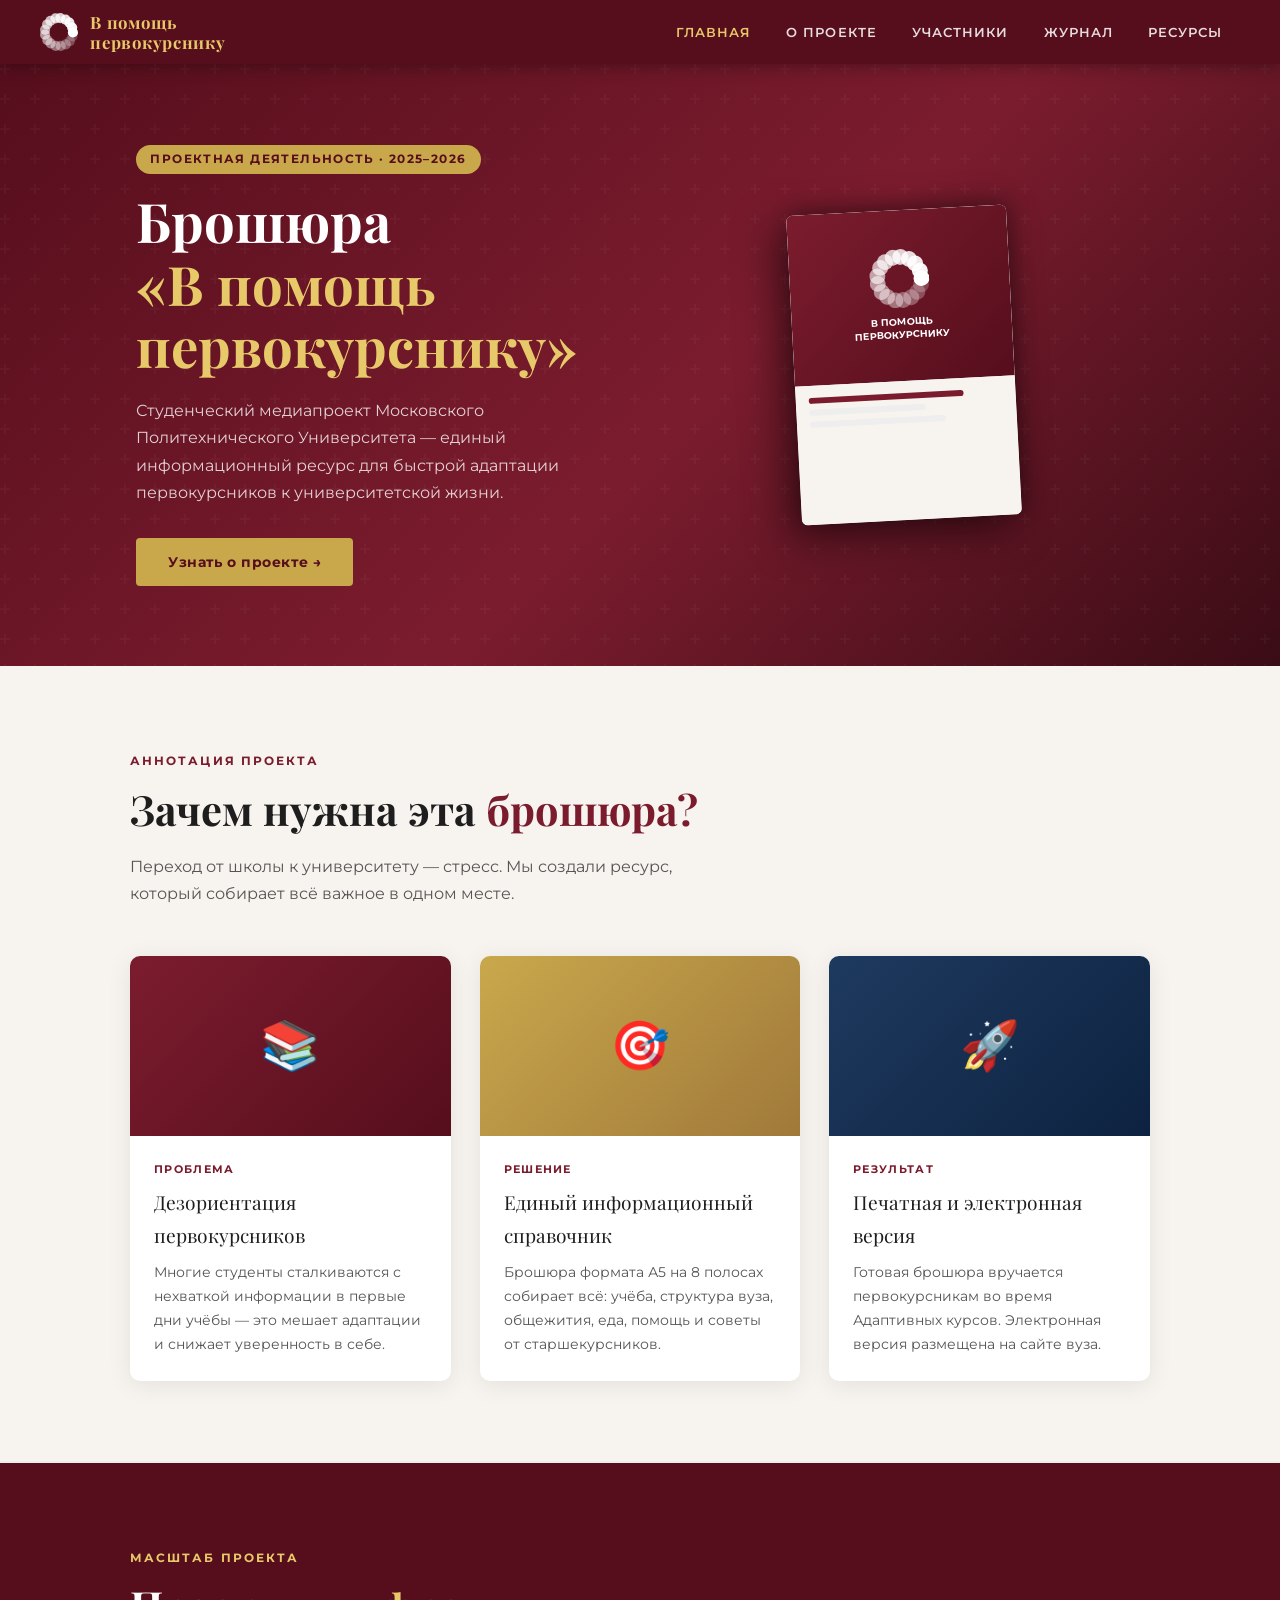
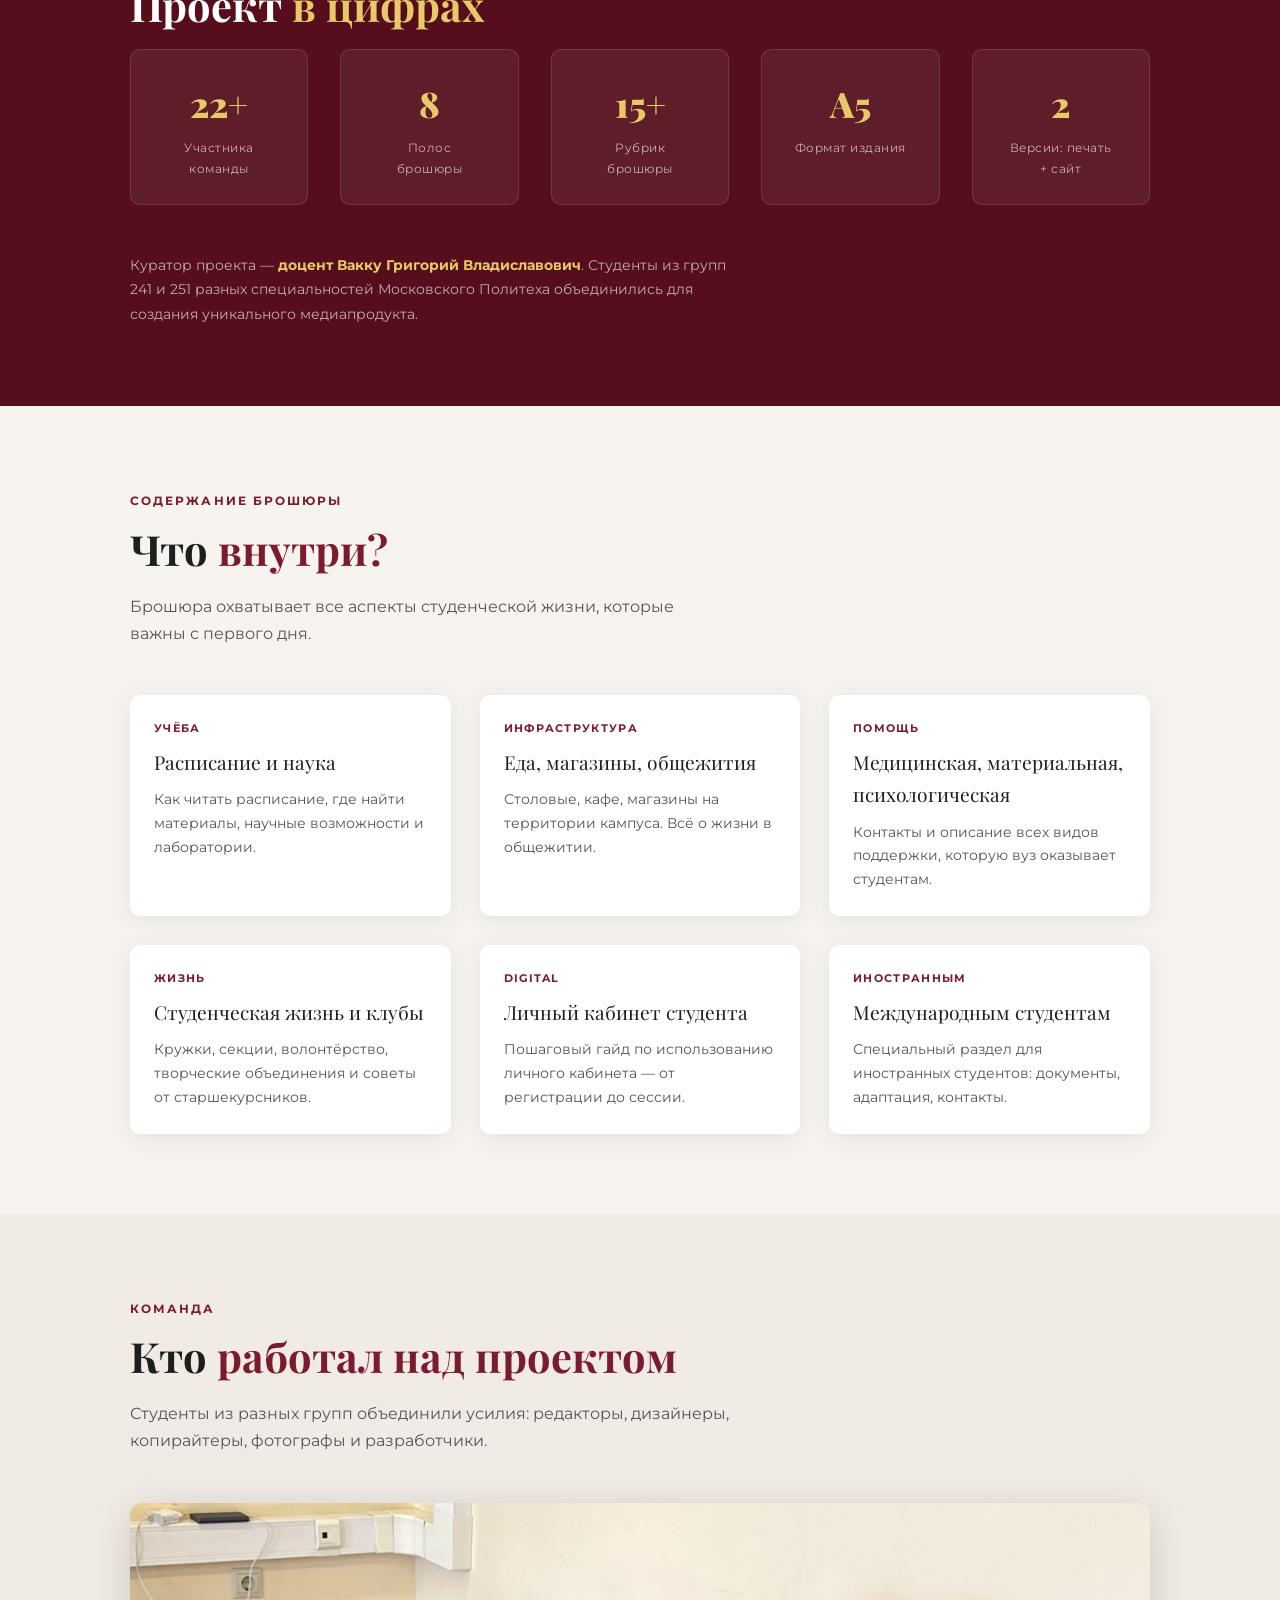
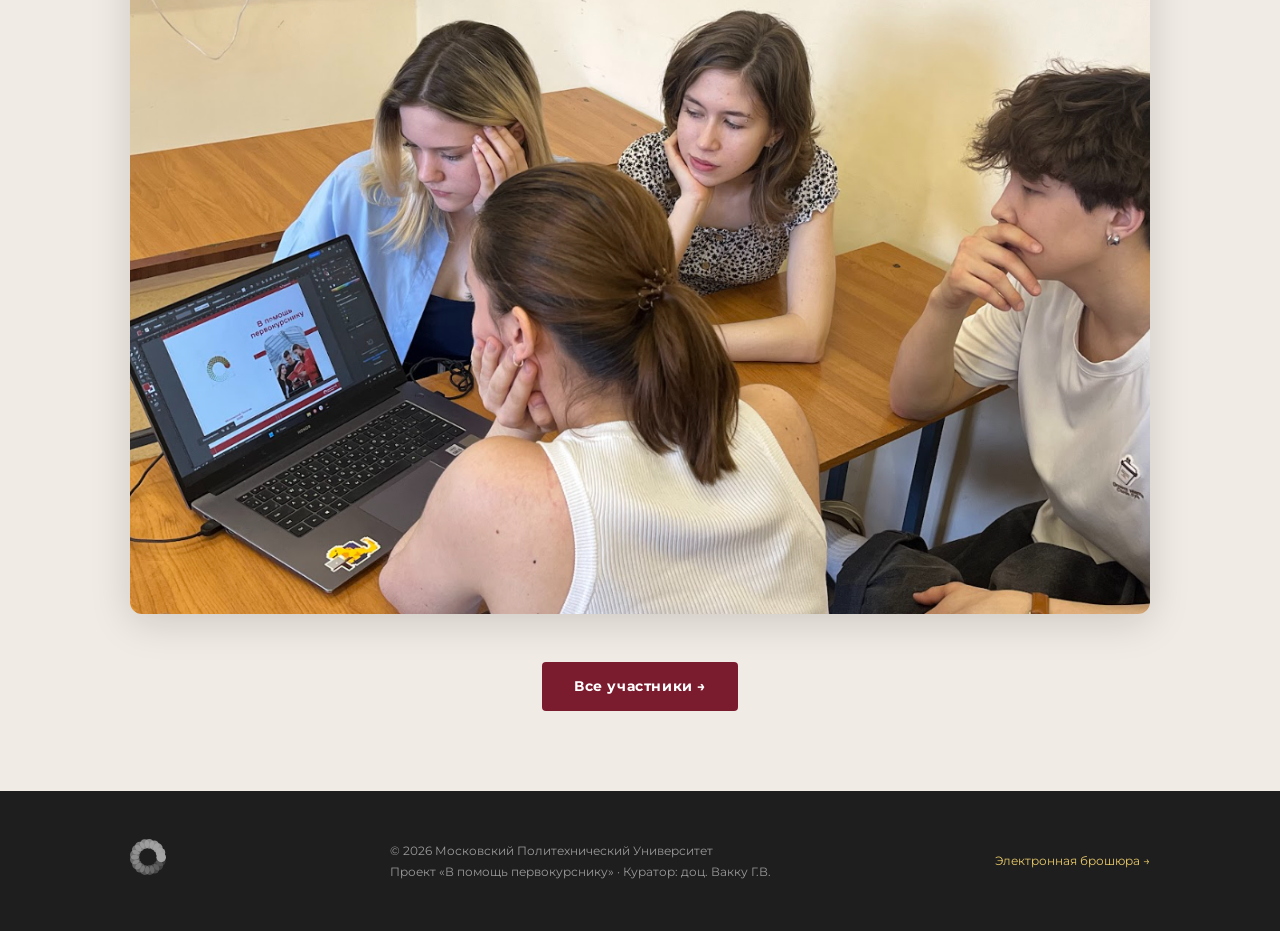
<file: site/index.html>
<!DOCTYPE html>
<html lang="ru">
<head>
  <meta charset="UTF-8" />
  <meta name="viewport" content="width=device-width, initial-scale=1.0" />
  <title>В помощь первокурснику — Проектная деятельность</title>
  <link rel="stylesheet" href="assets/style.css" />
</head>
<body>

<nav>
  <a class="nav-logo" href="index.html">
    <img src="assets/logotip_bez_teksta.svg" alt="Московский Политех" />
    <span>В помощь<br>первокурснику</span>
  </a>
  <ul class="nav-links">
    <li><a href="index.html" class="active">Главная</a></li>
    <li><a href="about.html">О проекте</a></li>
    <li><a href="team.html">Участники</a></li>
    <li><a href="journal.html">Журнал</a></li>
    <li><a href="resources.html">Ресурсы</a></li>
  </ul>
</nav>

<!-- HERO -->
<div class="hero">
  <div class="hero-inner">
    <div class="hero-text">
      <div class="hero-badge">Проектная деятельность · 2025–2026</div>
      <h1>Брошюра<br><span>«В помощь<br>первокурснику»</span></h1>
      <p>Студенческий медиапроект Московского Политехнического Университета — единый информационный ресурс для быстрой адаптации первокурсников к университетской жизни.</p>
      <a href="about.html" class="hero-cta">Узнать о проекте →</a>
    </div>
    <div class="hero-visual">
      <div class="hero-brochure-mockup">
        <div class="cover-top">
          <img src="assets/logotip_bez_teksta.svg" alt="лого" />
          <p>В ПОМОЩЬ<br>ПЕРВОКУРСНИКУ</p>
        </div>
        <div class="cover-bottom">
          <div class="bar b1"></div>
          <div class="bar b2"></div>
          <div class="bar b3"></div>
        </div>
      </div>
    </div>
  </div>
</div>

<!-- ANNOTATION -->
<section>
  <div class="container">
    <div class="section-label">Аннотация проекта</div>
    <h2 class="section-title">Зачем нужна эта <span>брошюра?</span></h2>
    <p class="section-sub">Переход от школы к университету — стресс. Мы создали ресурс, который собирает всё важное в одном месте.</p>

    <div class="cards-grid">
      <div class="card">
        <div class="card-img" style="background:linear-gradient(135deg,#7B1C2E,#560e1c);display:flex;align-items:center;justify-content:center;font-size:3rem;">📚</div>
        <div class="card-body">
          <div class="card-tag">Проблема</div>
          <div class="card-title">Дезориентация первокурсников</div>
          <p class="card-text">Многие студенты сталкиваются с нехваткой информации в первые дни учёбы — это мешает адаптации и снижает уверенность в себе.</p>
        </div>
      </div>
      <div class="card">
        <div class="card-img" style="background:linear-gradient(135deg,#C9A84C,#a0793a);display:flex;align-items:center;justify-content:center;font-size:3rem;">🎯</div>
        <div class="card-body">
          <div class="card-tag">Решение</div>
          <div class="card-title">Единый информационный справочник</div>
          <p class="card-text">Брошюра формата А5 на 8 полосах собирает всё: учёба, структура вуза, общежития, еда, помощь и советы от старшекурсников.</p>
        </div>
      </div>
      <div class="card">
        <div class="card-img" style="background:linear-gradient(135deg,#1e3a5f,#0d2240);display:flex;align-items:center;justify-content:center;font-size:3rem;">🚀</div>
        <div class="card-body">
          <div class="card-tag">Результат</div>
          <div class="card-title">Печатная и электронная версия</div>
          <p class="card-text">Готовая брошюра вручается первокурсникам во время Адаптивных курсов. Электронная версия размещена на сайте вуза.</p>
        </div>
      </div>
    </div>
  </div>
</section>

<hr class="divider" />

<!-- STATS -->
<section class="section-alt">
  <div class="container">
    <div class="section-label">Масштаб проекта</div>
    <h2 class="section-title" style="color:#fff;">Проект <span>в цифрах</span></h2>
    <div class="stats-row">
      <div class="stat-box">
        <span class="num">22+</span>
        <div class="label">Участника команды</div>
      </div>
      <div class="stat-box">
        <span class="num">8</span>
        <div class="label">Полос брошюры</div>
      </div>
      <div class="stat-box">
        <span class="num">15+</span>
        <div class="label">Рубрик брошюры</div>
      </div>
      <div class="stat-box">
        <span class="num">А5</span>
        <div class="label">Формат издания</div>
      </div>
      <div class="stat-box">
        <span class="num">2</span>
        <div class="label">Версии: печать + сайт</div>
      </div>
    </div>
    <p style="color:rgba(255,255,255,.65);font-size:.9rem;max-width:600px;">Куратор проекта — <strong style="color:var(--gold-light);">доцент Вакку Григорий Владиславович</strong>. Студенты из групп 241 и 251 разных специальностей Московского Политеха объединились для создания уникального медиапродукта.</p>
  </div>
</section>

<!-- PREVIEW SECTIONS -->
<section>
  <div class="container">
    <div class="section-label">Содержание брошюры</div>
    <h2 class="section-title">Что <span>внутри?</span></h2>
    <p class="section-sub">Брошюра охватывает все аспекты студенческой жизни, которые важны с первого дня.</p>
    <div class="cards-grid">
      <div class="card">
        <div class="card-body">
          <div class="card-tag">Учёба</div>
          <div class="card-title">Расписание и наука</div>
          <p class="card-text">Как читать расписание, где найти материалы, научные возможности и лаборатории.</p>
        </div>
      </div>
      <div class="card">
        <div class="card-body">
          <div class="card-tag">Инфраструктура</div>
          <div class="card-title">Еда, магазины, общежития</div>
          <p class="card-text">Столовые, кафе, магазины на территории кампуса. Всё о жизни в общежитии.</p>
        </div>
      </div>
      <div class="card">
        <div class="card-body">
          <div class="card-tag">Помощь</div>
          <div class="card-title">Медицинская, материальная, психологическая</div>
          <p class="card-text">Контакты и описание всех видов поддержки, которую вуз оказывает студентам.</p>
        </div>
      </div>
      <div class="card">
        <div class="card-body">
          <div class="card-tag">Жизнь</div>
          <div class="card-title">Студенческая жизнь и клубы</div>
          <p class="card-text">Кружки, секции, волонтёрство, творческие объединения и советы от старшекурсников.</p>
        </div>
      </div>
      <div class="card">
        <div class="card-body">
          <div class="card-tag">Digital</div>
          <div class="card-title">Личный кабинет студента</div>
          <p class="card-text">Пошаговый гайд по использованию личного кабинета — от регистрации до сессии.</p>
        </div>
      </div>
      <div class="card">
        <div class="card-body">
          <div class="card-tag">Иностранным</div>
          <div class="card-title">Международным студентам</div>
          <p class="card-text">Специальный раздел для иностранных студентов: документы, адаптация, контакты.</p>
        </div>
      </div>
    </div>
  </div>
</section>

<!-- TEAM PREVIEW -->
<section style="background:#f0ebe4;padding:80px 0;">
  <div class="container">
    <div class="section-label">Команда</div>
    <h2 class="section-title">Кто <span>работал над проектом</span></h2>
    <p class="section-sub">Студенты из разных групп объединили усилия: редакторы, дизайнеры, копирайтеры, фотографы и разработчики.</p>
    <div style="text-align:center;margin-top:1rem;">
      <img src="assets/komanda.png" alt="Команда проекта" style="max-width:100%;border-radius:12px;box-shadow:0 8px 40px rgba(0,0,0,.15);" />
    </div>
    <div style="text-align:center;margin-top:2.5rem;">
      <a href="team.html" class="hero-cta" style="background:var(--burgundy);color:var(--white);">Все участники →</a>
    </div>
  </div>
</section>

<footer>
  <div class="footer-inner">
    <div class="footer-logo">
      <img src="assets/logotip_bez_teksta.svg" alt="Московский Политех" />
    </div>
    <div class="footer-copy">
      © 2026 Московский Политехнический Университет<br>
      Проект «В помощь первокурснику» · Куратор: доц. Вакку Г.В.
    </div>
    <div style="font-size:.78rem;text-align:right;">
      <a href="https://pd-chi-khaki.vercel.app/" target="_blank" style="color:var(--gold-light);text-decoration:none;">Электронная брошюра →</a>
    </div>
  </div>
</footer>

</body>
</html>
</file>
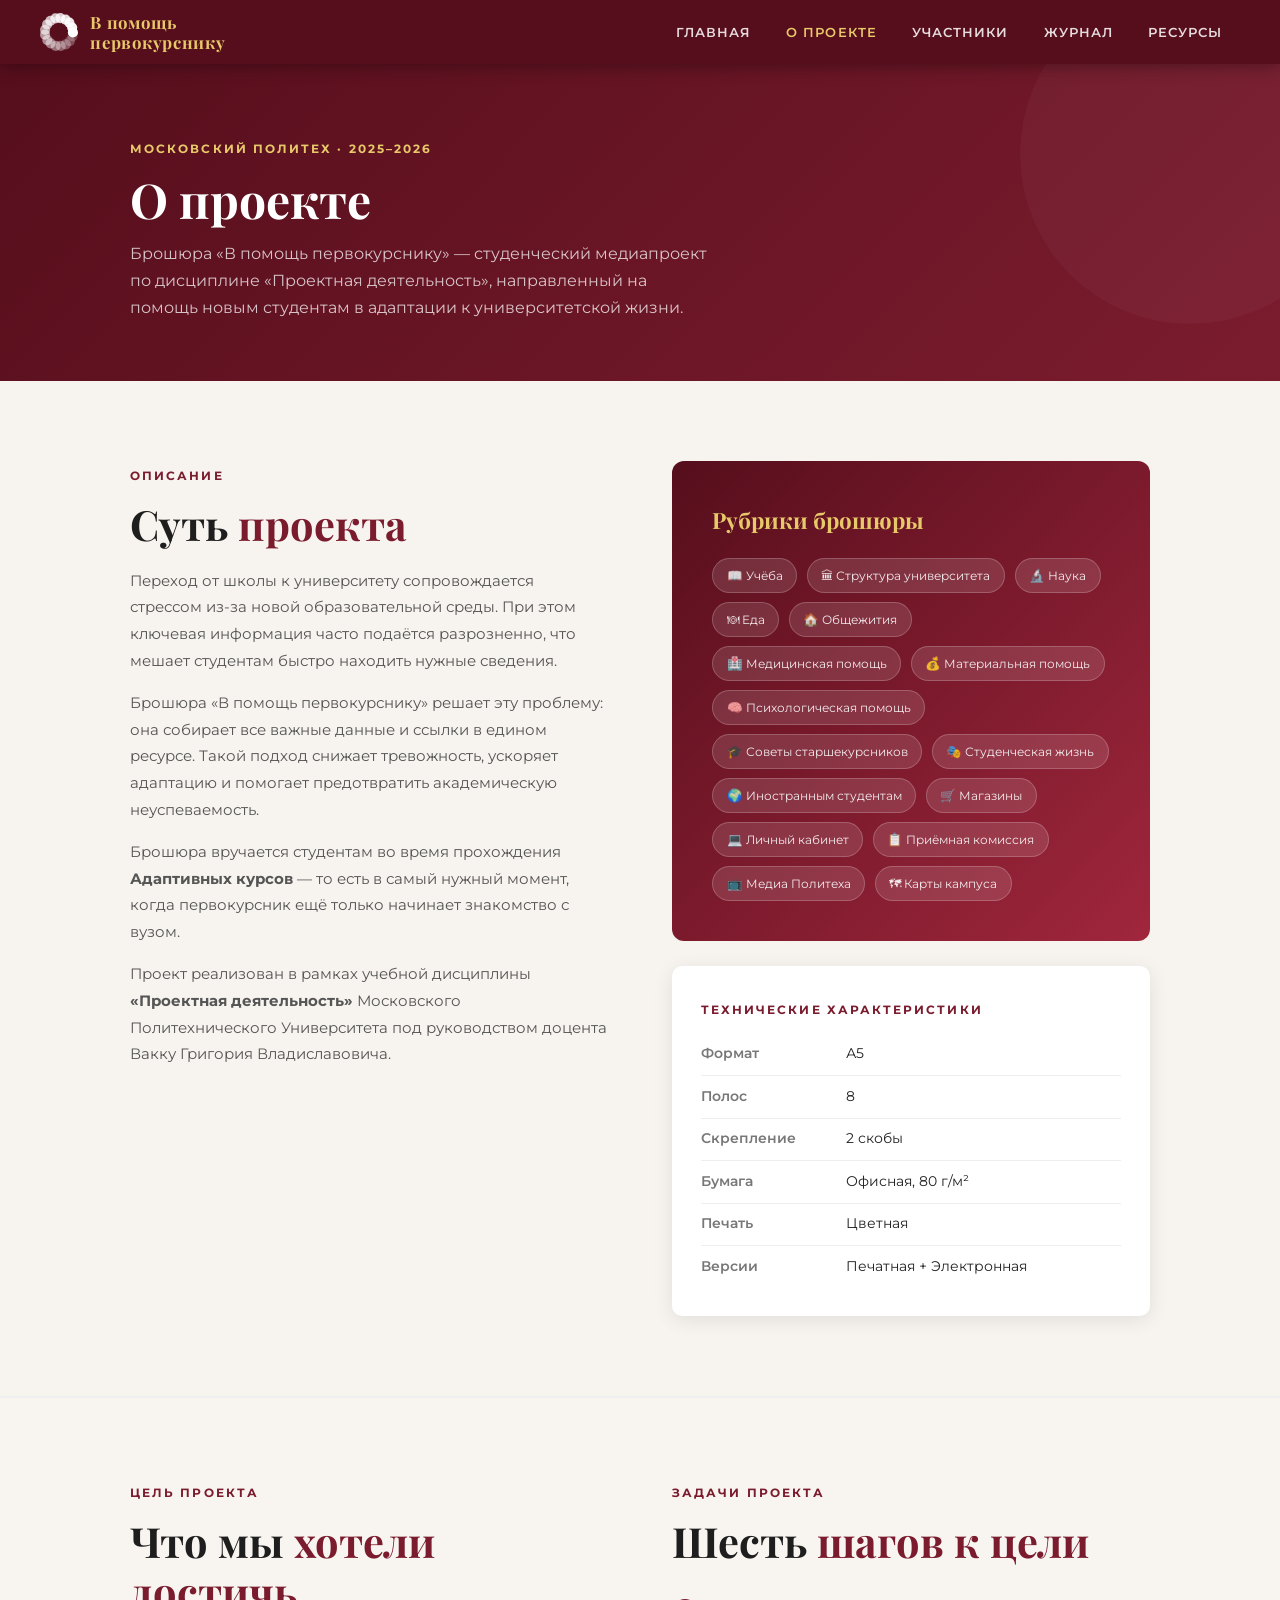
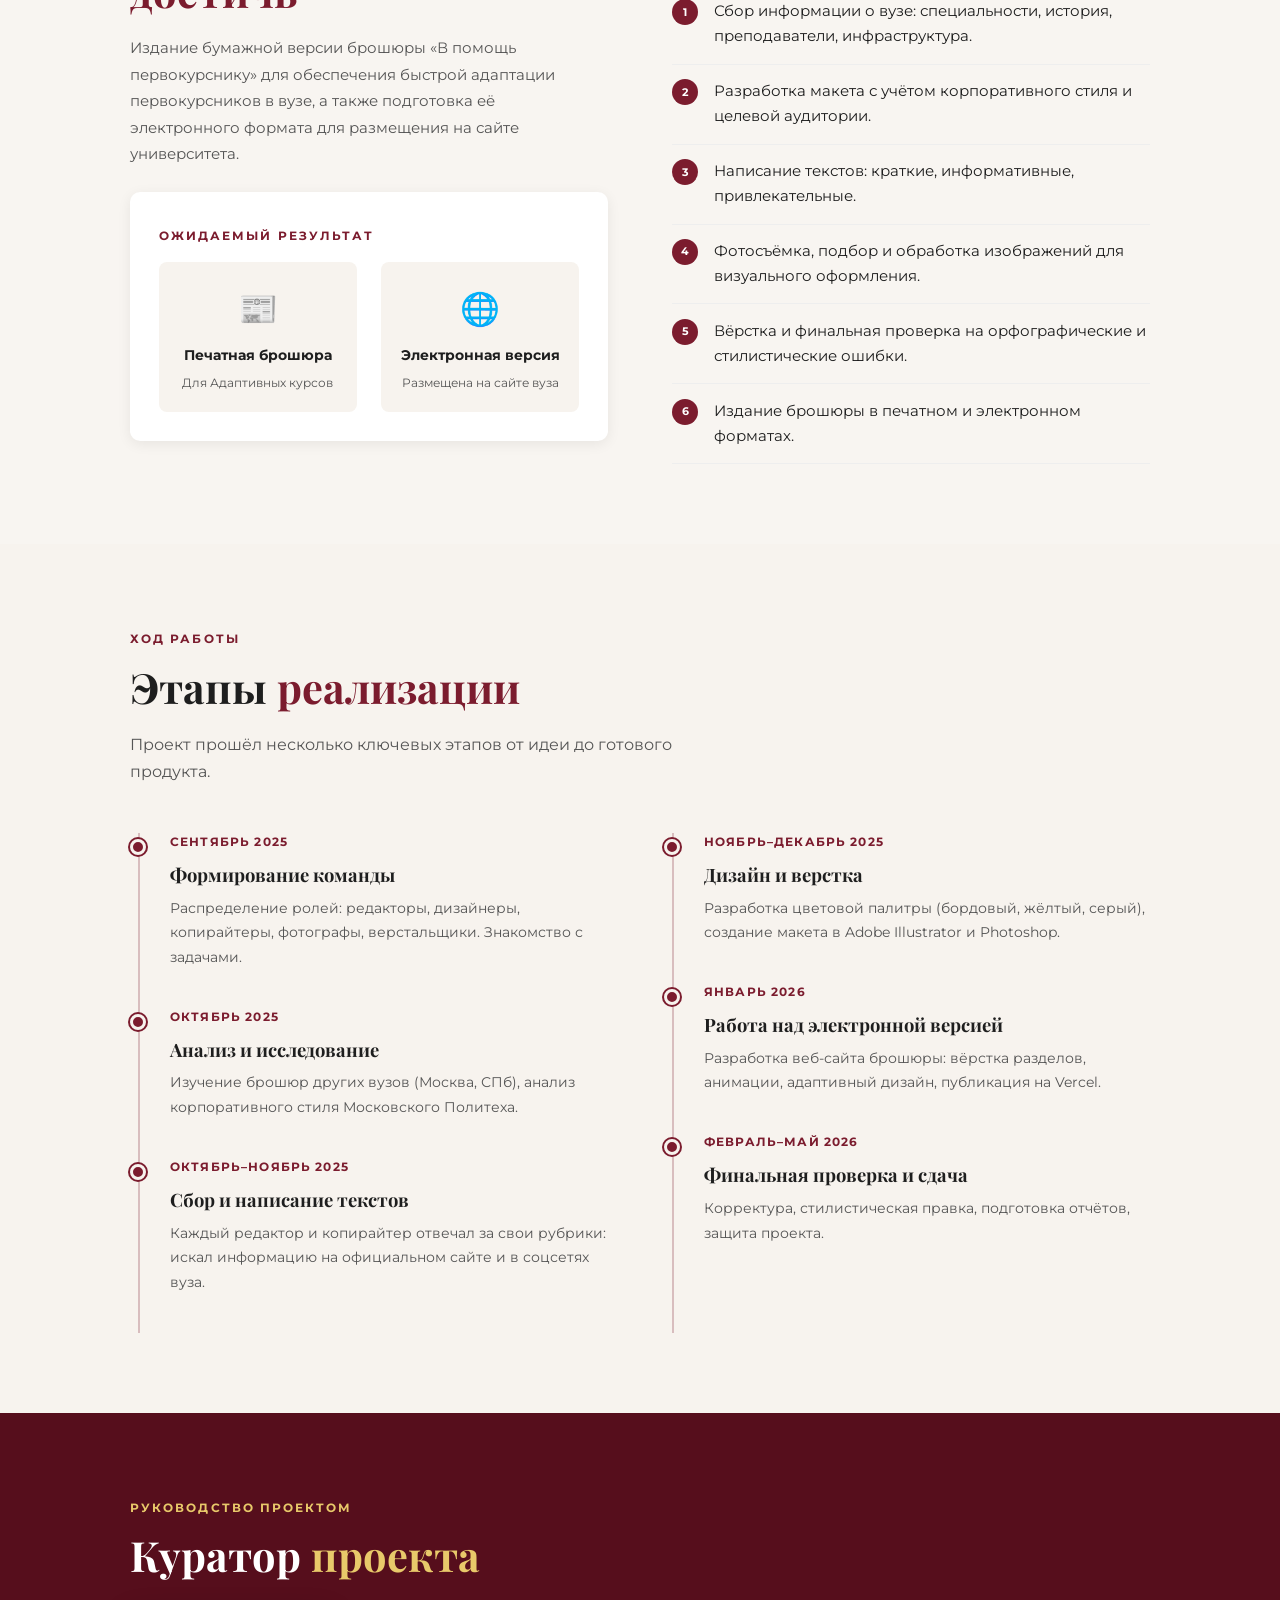
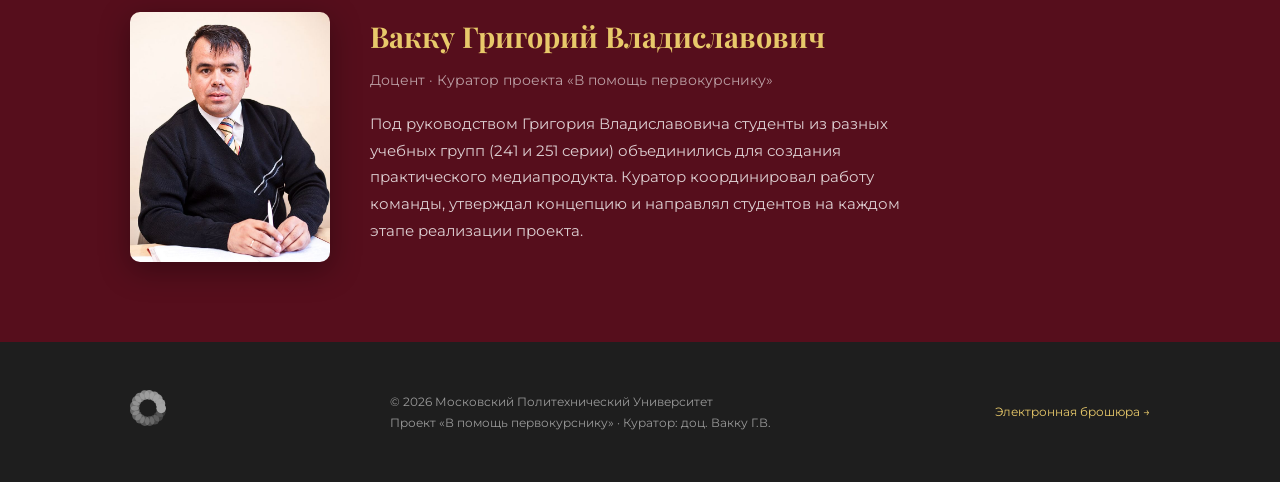
<file: site/about.html>
<!DOCTYPE html>
<html lang="ru">
<head>
  <meta charset="UTF-8" />
  <meta name="viewport" content="width=device-width, initial-scale=1.0" />
  <title>О проекте — В помощь первокурснику</title>
  <link rel="stylesheet" href="assets/style.css" />
</head>
<body>

<nav>
  <a class="nav-logo" href="index.html">
    <img src="assets/logotip_bez_teksta.svg" alt="Московский Политех" />
    <span>В помощь<br>первокурснику</span>
  </a>
  <ul class="nav-links">
    <li><a href="index.html">Главная</a></li>
    <li><a href="about.html" class="active">О проекте</a></li>
    <li><a href="team.html">Участники</a></li>
    <li><a href="journal.html">Журнал</a></li>
    <li><a href="resources.html">Ресурсы</a></li>
  </ul>
</nav>

<div class="page-header">
  <div class="container">
    <div class="section-label">Московский Политех · 2025–2026</div>
    <h1>О проекте</h1>
    <p>Брошюра «В помощь первокурснику» — студенческий медиапроект по дисциплине «Проектная деятельность», направленный на помощь новым студентам в адаптации к университетской жизни.</p>
  </div>
</div>

<!-- DESCRIPTION -->
<section>
  <div class="container">
    <div class="about-grid">
      <div class="about-text">
        <div class="section-label">Описание</div>
        <h2 class="section-title">Суть <span>проекта</span></h2>
        <p>Переход от школы к университету сопровождается стрессом из-за новой образовательной среды. При этом ключевая информация часто подаётся разрозненно, что мешает студентам быстро находить нужные сведения.</p>
        <p>Брошюра «В помощь первокурснику» решает эту проблему: она собирает все важные данные и ссылки в едином ресурсе. Такой подход снижает тревожность, ускоряет адаптацию и помогает предотвратить академическую неуспеваемость.</p>
        <p>Брошюра вручается студентам во время прохождения <strong>Адаптивных курсов</strong> — то есть в самый нужный момент, когда первокурсник ещё только начинает знакомство с вузом.</p>
        <p>Проект реализован в рамках учебной дисциплины <strong>«Проектная деятельность»</strong> Московского Политехнического Университета под руководством доцента Вакку Григория Владиславовича.</p>
      </div>

      <div>
        <div class="about-visual">
          <h3>Рубрики брошюры</h3>
          <div class="rubrics-list">
            <span class="rubric-tag">📖 Учёба</span>
            <span class="rubric-tag">🏛 Структура университета</span>
            <span class="rubric-tag">🔬 Наука</span>
            <span class="rubric-tag">🍽 Еда</span>
            <span class="rubric-tag">🏠 Общежития</span>
            <span class="rubric-tag">🏥 Медицинская помощь</span>
            <span class="rubric-tag">💰 Материальная помощь</span>
            <span class="rubric-tag">🧠 Психологическая помощь</span>
            <span class="rubric-tag">🎓 Советы старшекурсников</span>
            <span class="rubric-tag">🎭 Студенческая жизнь</span>
            <span class="rubric-tag">🌍 Иностранным студентам</span>
            <span class="rubric-tag">🛒 Магазины</span>
            <span class="rubric-tag">💻 Личный кабинет</span>
            <span class="rubric-tag">📋 Приёмная комиссия</span>
            <span class="rubric-tag">📺 Медиа Политеха</span>
            <span class="rubric-tag">🗺 Карты кампуса</span>
          </div>
        </div>

        <div style="background:var(--white);border-radius:10px;box-shadow:0 4px 20px rgba(0,0,0,.09);padding:1.8rem;margin-top:1.6rem;">
          <div class="section-label" style="margin-bottom:.8rem;">Технические характеристики</div>
          <table style="width:100%;border-collapse:collapse;font-size:.88rem;">
            <tr style="border-bottom:1px solid #eee;">
              <td style="padding:.55rem 0;color:#777;font-weight:600;">Формат</td>
              <td style="padding:.55rem 0;color:#222;">А5</td>
            </tr>
            <tr style="border-bottom:1px solid #eee;">
              <td style="padding:.55rem 0;color:#777;font-weight:600;">Полос</td>
              <td style="padding:.55rem 0;color:#222;">8</td>
            </tr>
            <tr style="border-bottom:1px solid #eee;">
              <td style="padding:.55rem 0;color:#777;font-weight:600;">Скрепление</td>
              <td style="padding:.55rem 0;color:#222;">2 скобы</td>
            </tr>
            <tr style="border-bottom:1px solid #eee;">
              <td style="padding:.55rem 0;color:#777;font-weight:600;">Бумага</td>
              <td style="padding:.55rem 0;color:#222;">Офисная, 80 г/м²</td>
            </tr>
            <tr style="border-bottom:1px solid #eee;">
              <td style="padding:.55rem 0;color:#777;font-weight:600;">Печать</td>
              <td style="padding:.55rem 0;color:#222;">Цветная</td>
            </tr>
            <tr>
              <td style="padding:.55rem 0;color:#777;font-weight:600;">Версии</td>
              <td style="padding:.55rem 0;color:#222;">Печатная + Электронная</td>
            </tr>
          </table>
        </div>
      </div>
    </div>
  </div>
</section>

<hr class="divider" />

<!-- ЦЕЛЬ И ЗАДАЧИ -->
<section style="background:#f8f5f1;">
  <div class="container">
    <div class="about-grid">
      <div>
        <div class="section-label">Цель проекта</div>
        <h2 class="section-title">Что мы <span>хотели достичь</span></h2>
        <p style="color:var(--mid-gray);font-size:.95rem;line-height:1.75;margin-bottom:1.5rem;">
          Издание бумажной версии брошюры «В помощь первокурснику» для обеспечения быстрой адаптации первокурсников в вузе, а также подготовка её электронного формата для размещения на сайте университета.
        </p>

        <div style="background:var(--white);border-radius:10px;padding:1.8rem;box-shadow:0 3px 14px rgba(0,0,0,.07);">
          <div class="section-label" style="margin-bottom:1rem;">Ожидаемый результат</div>
          <div style="display:flex;gap:1.5rem;flex-wrap:wrap;">
            <div style="flex:1;min-width:160px;text-align:center;padding:1.2rem;background:var(--cream);border-radius:8px;">
              <div style="font-size:2rem;margin-bottom:.5rem;">📰</div>
              <div style="font-weight:700;font-size:.88rem;color:var(--charcoal);">Печатная брошюра</div>
              <div style="font-size:.75rem;color:var(--mid-gray);margin-top:.3rem;">Для Адаптивных курсов</div>
            </div>
            <div style="flex:1;min-width:160px;text-align:center;padding:1.2rem;background:var(--cream);border-radius:8px;">
              <div style="font-size:2rem;margin-bottom:.5rem;">🌐</div>
              <div style="font-weight:700;font-size:.88rem;color:var(--charcoal);">Электронная версия</div>
              <div style="font-size:.75rem;color:var(--mid-gray);margin-top:.3rem;">Размещена на сайте вуза</div>
            </div>
          </div>
        </div>
      </div>

      <div>
        <div class="section-label">Задачи проекта</div>
        <h2 class="section-title">Шесть <span>шагов к цели</span></h2>
        <ol class="tasks-list">
          <li>Сбор информации о вузе: специальности, история, преподаватели, инфраструктура.</li>
          <li>Разработка макета с учётом корпоративного стиля и целевой аудитории.</li>
          <li>Написание текстов: краткие, информативные, привлекательные.</li>
          <li>Фотосъёмка, подбор и обработка изображений для визуального оформления.</li>
          <li>Вёрстка и финальная проверка на орфографические и стилистические ошибки.</li>
          <li>Издание брошюры в печатном и электронном форматах.</li>
        </ol>
      </div>
    </div>
  </div>
</section>

<!-- TIMELINE -->
<section>
  <div class="container">
    <div class="section-label">Ход работы</div>
    <h2 class="section-title">Этапы <span>реализации</span></h2>
    <p class="section-sub">Проект прошёл несколько ключевых этапов от идеи до готового продукта.</p>

    <div style="display:grid;grid-template-columns:1fr 1fr;gap:3rem;">
      <div class="timeline">
        <div class="timeline-item">
          <div class="date">Сентябрь 2025</div>
          <h3>Формирование команды</h3>
          <p>Распределение ролей: редакторы, дизайнеры, копирайтеры, фотографы, верстальщики. Знакомство с задачами.</p>
        </div>
        <div class="timeline-item">
          <div class="date">Октябрь 2025</div>
          <h3>Анализ и исследование</h3>
          <p>Изучение брошюр других вузов (Москва, СПб), анализ корпоративного стиля Московского Политеха.</p>
        </div>
        <div class="timeline-item">
          <div class="date">Октябрь–Ноябрь 2025</div>
          <h3>Сбор и написание текстов</h3>
          <p>Каждый редактор и копирайтер отвечал за свои рубрики: искал информацию на официальном сайте и в соцсетях вуза.</p>
        </div>
      </div>
      <div class="timeline">
        <div class="timeline-item">
          <div class="date">Ноябрь–Декабрь 2025</div>
          <h3>Дизайн и верстка</h3>
          <p>Разработка цветовой палитры (бордовый, жёлтый, серый), создание макета в Adobe Illustrator и Photoshop.</p>
        </div>
        <div class="timeline-item">
          <div class="date">Январь 2026</div>
          <h3>Работа над электронной версией</h3>
          <p>Разработка веб-сайта брошюры: вёрстка разделов, анимации, адаптивный дизайн, публикация на Vercel.</p>
        </div>
        <div class="timeline-item">
          <div class="date">Февраль–Май 2026</div>
          <h3>Финальная проверка и сдача</h3>
          <p>Корректура, стилистическая правка, подготовка отчётов, защита проекта.</p>
        </div>
      </div>
    </div>
  </div>
</section>

<!-- CURATOR -->
<section class="section-alt">
  <div class="container">
    <div class="section-label">Руководство проектом</div>
    <h2 class="section-title">Куратор <span>проекта</span></h2>
    <div style="display:flex;gap:2.5rem;align-items:flex-start;flex-wrap:wrap;margin-top:2rem;">
      <img src="assets/vakku.jpg" alt="Вакку Григорий Владиславович"
           style="width:200px;height:250px;object-fit:cover;border-radius:10px;box-shadow:0 8px 30px rgba(0,0,0,.35);flex-shrink:0;" />
      <div>
        <h3 style="font-family:'Playfair Display',serif;font-size:1.8rem;color:var(--gold-light);margin-bottom:.5rem;">Вакку Григорий Владиславович</h3>
        <p style="color:rgba(255,255,255,.6);font-size:.85rem;margin-bottom:1.2rem;">Доцент · Куратор проекта «В помощь первокурснику»</p>
        <p style="color:rgba(255,255,255,.8);font-size:.95rem;max-width:560px;line-height:1.75;">
          Под руководством Григория Владиславовича студенты из разных учебных групп (241 и 251 серии) объединились для создания практического медиапродукта. Куратор координировал работу команды, утверждал концепцию и направлял студентов на каждом этапе реализации проекта.
        </p>
      </div>
    </div>
  </div>
</section>

<footer>
  <div class="footer-inner">
    <div class="footer-logo">
      <img src="assets/logotip_bez_teksta.svg" alt="Московский Политех" />
    </div>
    <div class="footer-copy">
      © 2026 Московский Политехнический Университет<br>
      Проект «В помощь первокурснику» · Куратор: доц. Вакку Г.В.
    </div>
    <div style="font-size:.78rem;text-align:right;">
      <a href="https://pd-chi-khaki.vercel.app/" target="_blank" style="color:var(--gold-light);text-decoration:none;">Электронная брошюра →</a>
    </div>
  </div>
</footer>

</body>
</html>
</file>
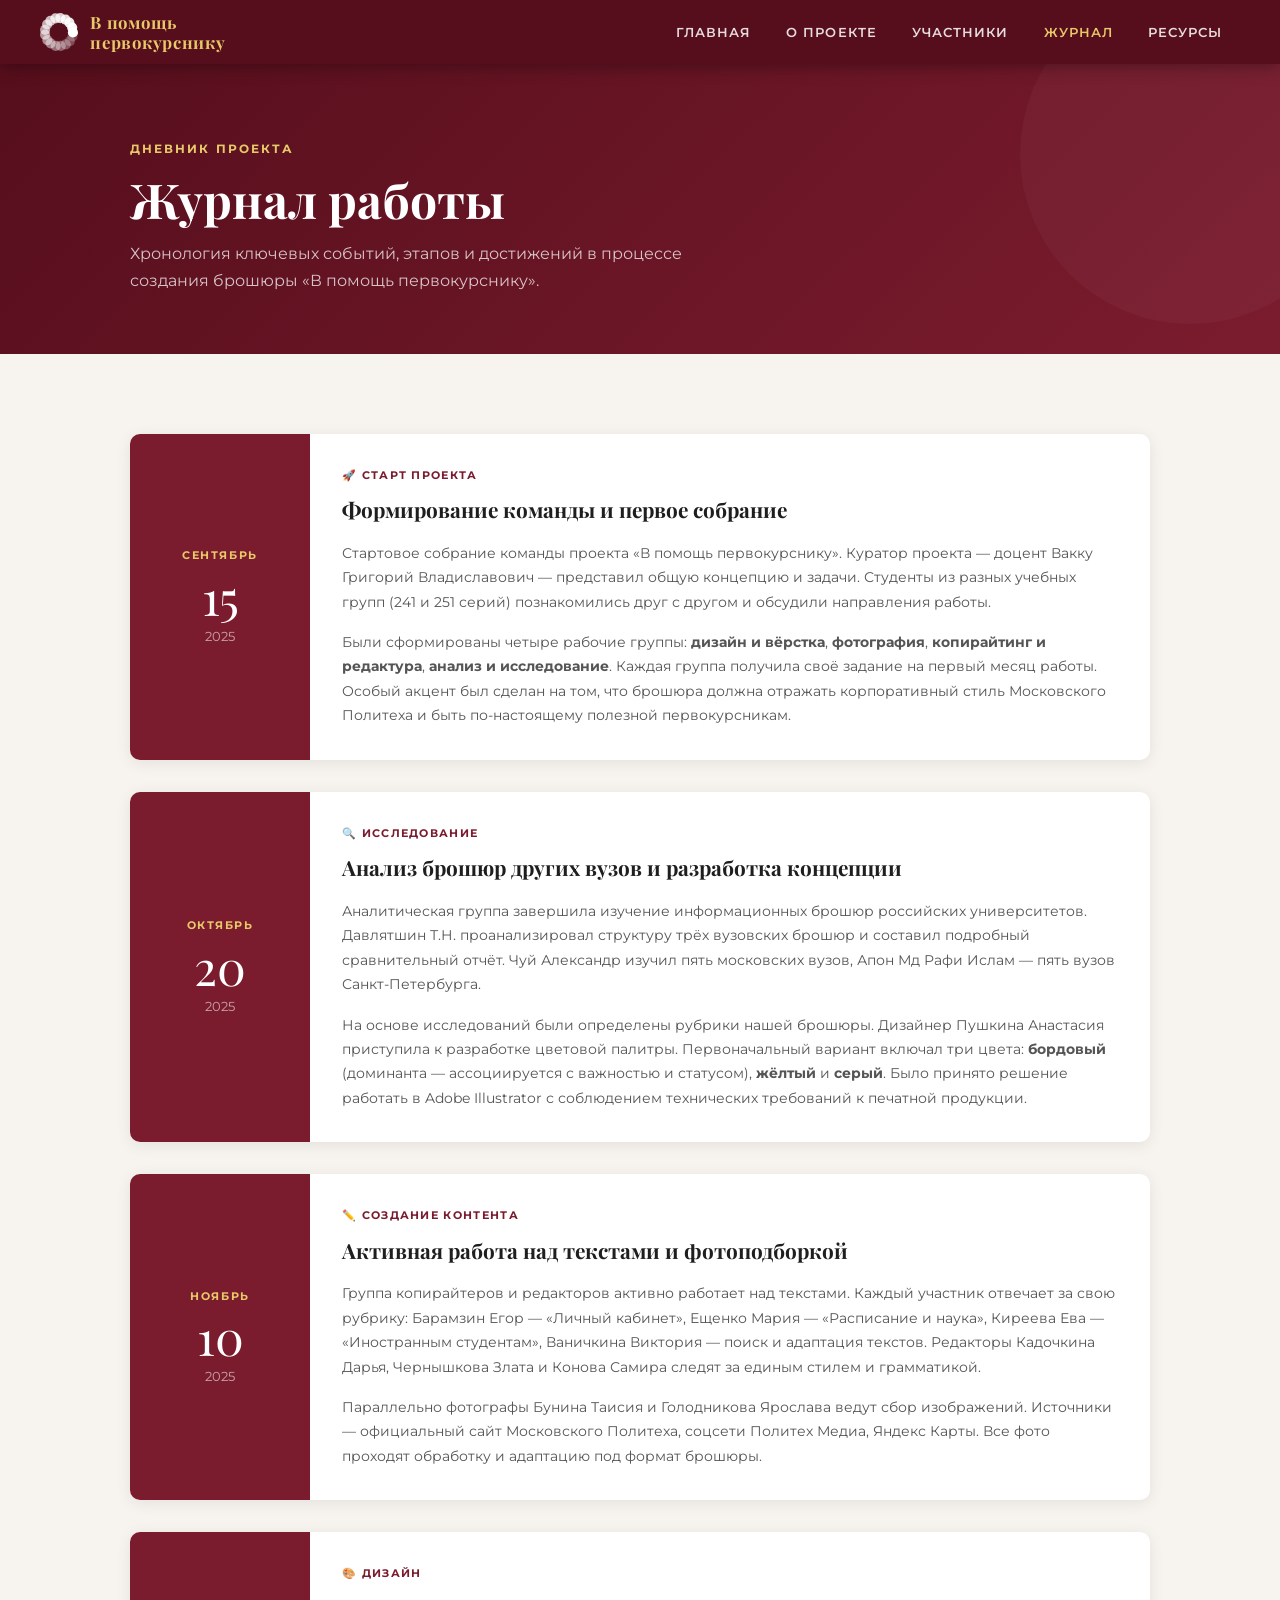
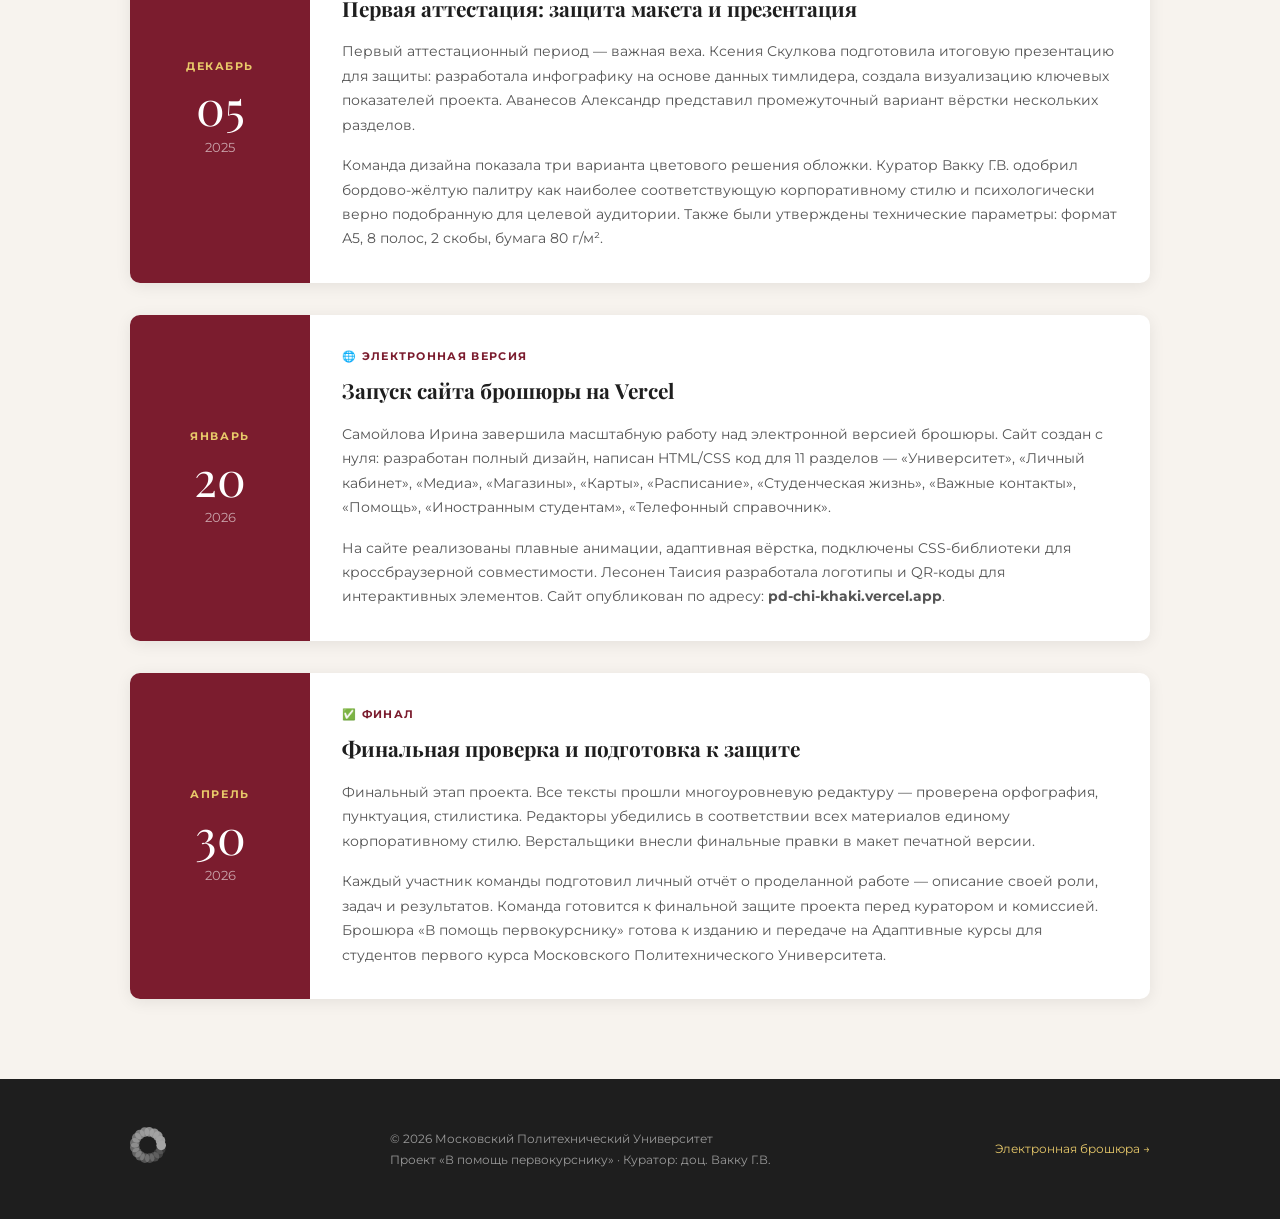
<file: site/journal.html>
<!DOCTYPE html>
<html lang="ru">
<head>
  <meta charset="UTF-8" />
  <meta name="viewport" content="width=device-width, initial-scale=1.0" />
  <title>Журнал — В помощь первокурснику</title>
  <link rel="stylesheet" href="assets/style.css" />
</head>
<body>

<nav>
  <a class="nav-logo" href="index.html">
    <img src="assets/logotip_bez_teksta.svg" alt="Московский Политех" />
    <span>В помощь<br>первокурснику</span>
  </a>
  <ul class="nav-links">
    <li><a href="index.html">Главная</a></li>
    <li><a href="about.html">О проекте</a></li>
    <li><a href="team.html">Участники</a></li>
    <li><a href="journal.html" class="active">Журнал</a></li>
    <li><a href="resources.html">Ресурсы</a></li>
  </ul>
</nav>

<div class="page-header">
  <div class="container">
    <div class="section-label">Дневник проекта</div>
    <h1>Журнал работы</h1>
    <p>Хронология ключевых событий, этапов и достижений в процессе создания брошюры «В помощь первокурснику».</p>
  </div>
</div>

<section>
  <div class="container">
    <div class="journal-list">

      <!-- POST 1 -->
      <article class="journal-post">
        <div class="journal-date-col">
          <span class="month">Сентябрь</span>
          <span class="day">15</span>
          <span class="year">2025</span>
        </div>
        <div class="journal-body">
          <div class="journal-tag">🚀 Старт проекта</div>
          <h2 class="journal-title">Формирование команды и первое собрание</h2>
          <p class="journal-text">
            Стартовое собрание команды проекта «В помощь первокурснику». Куратор проекта — доцент Вакку Григорий Владиславович — представил общую концепцию и задачи. Студенты из разных учебных групп (241 и 251 серий) познакомились друг с другом и обсудили направления работы.
          </p>
          <p class="journal-text" style="margin-top:1rem;">
            Были сформированы четыре рабочие группы: <strong>дизайн и вёрстка</strong>, <strong>фотография</strong>, <strong>копирайтинг и редактура</strong>, <strong>анализ и исследование</strong>. Каждая группа получила своё задание на первый месяц работы. Особый акцент был сделан на том, что брошюра должна отражать корпоративный стиль Московского Политеха и быть по-настоящему полезной первокурсникам.
          </p>
        </div>
      </article>

      <!-- POST 2 -->
      <article class="journal-post">
        <div class="journal-date-col">
          <span class="month">Октябрь</span>
          <span class="day">20</span>
          <span class="year">2025</span>
        </div>
        <div class="journal-body">
          <div class="journal-tag">🔍 Исследование</div>
          <h2 class="journal-title">Анализ брошюр других вузов и разработка концепции</h2>
          <p class="journal-text">
            Аналитическая группа завершила изучение информационных брошюр российских университетов. Давлятшин Т.Н. проанализировал структуру трёх вузовских брошюр и составил подробный сравнительный отчёт. Чуй Александр изучил пять московских вузов, Апон Мд Рафи Ислам — пять вузов Санкт-Петербурга.
          </p>
          <p class="journal-text" style="margin-top:1rem;">
            На основе исследований были определены рубрики нашей брошюры. Дизайнер Пушкина Анастасия приступила к разработке цветовой палитры. Первоначальный вариант включал три цвета: <strong>бордовый</strong> (доминанта — ассоциируется с важностью и статусом), <strong>жёлтый</strong> и <strong>серый</strong>. Было принято решение работать в Adobe Illustrator с соблюдением технических требований к печатной продукции.
          </p>
        </div>
      </article>

      <!-- POST 3 -->
      <article class="journal-post">
        <div class="journal-date-col">
          <span class="month">Ноябрь</span>
          <span class="day">10</span>
          <span class="year">2025</span>
        </div>
        <div class="journal-body">
          <div class="journal-tag">✏️ Создание контента</div>
          <h2 class="journal-title">Активная работа над текстами и фотоподборкой</h2>
          <p class="journal-text">
            Группа копирайтеров и редакторов активно работает над текстами. Каждый участник отвечает за свою рубрику: Барамзин Егор — «Личный кабинет», Ещенко Мария — «Расписание и наука», Киреева Ева — «Иностранным студентам», Ваничкина Виктория — поиск и адаптация текстов. Редакторы Кадочкина Дарья, Чернышкова Злата и Конова Самира следят за единым стилем и грамматикой.
          </p>
          <p class="journal-text" style="margin-top:1rem;">
            Параллельно фотографы Бунина Таисия и Голодникова Ярослава ведут сбор изображений. Источники — официальный сайт Московского Политеха, соцсети Политех Медиа, Яндекс Карты. Все фото проходят обработку и адаптацию под формат брошюры.
          </p>
        </div>
      </article>

      <!-- POST 4 -->
      <article class="journal-post">
        <div class="journal-date-col">
          <span class="month">Декабрь</span>
          <span class="day">05</span>
          <span class="year">2025</span>
        </div>
        <div class="journal-body">
          <div class="journal-tag">🎨 Дизайн</div>
          <h2 class="journal-title">Первая аттестация: защита макета и презентация</h2>
          <p class="journal-text">
            Первый аттестационный период — важная веха. Ксения Скулкова подготовила итоговую презентацию для защиты: разработала инфографику на основе данных тимлидера, создала визуализацию ключевых показателей проекта. Аванесов Александр представил промежуточный вариант вёрстки нескольких разделов.
          </p>
          <p class="journal-text" style="margin-top:1rem;">
            Команда дизайна показала три варианта цветового решения обложки. Куратор Вакку Г.В. одобрил бордово-жёлтую палитру как наиболее соответствующую корпоративному стилю и психологически верно подобранную для целевой аудитории. Также были утверждены технические параметры: формат А5, 8 полос, 2 скобы, бумага 80 г/м².
          </p>
        </div>
      </article>

      <!-- POST 5 -->
      <article class="journal-post">
        <div class="journal-date-col">
          <span class="month">Январь</span>
          <span class="day">20</span>
          <span class="year">2026</span>
        </div>
        <div class="journal-body">
          <div class="journal-tag">🌐 Электронная версия</div>
          <h2 class="journal-title">Запуск сайта брошюры на Vercel</h2>
          <p class="journal-text">
            Самойлова Ирина завершила масштабную работу над электронной версией брошюры. Сайт создан с нуля: разработан полный дизайн, написан HTML/CSS код для 11 разделов — «Университет», «Личный кабинет», «Медиа», «Магазины», «Карты», «Расписание», «Студенческая жизнь», «Важные контакты», «Помощь», «Иностранным студентам», «Телефонный справочник».
          </p>
          <p class="journal-text" style="margin-top:1rem;">
            На сайте реализованы плавные анимации, адаптивная вёрстка, подключены CSS-библиотеки для кроссбраузерной совместимости. Лесонен Таисия разработала логотипы и QR-коды для интерактивных элементов. Сайт опубликован по адресу: <strong>pd-chi-khaki.vercel.app</strong>.
          </p>
        </div>
      </article>

      <!-- POST 6 -->
      <article class="journal-post">
        <div class="journal-date-col">
          <span class="month">Апрель</span>
          <span class="day">30</span>
          <span class="year">2026</span>
        </div>
        <div class="journal-body">
          <div class="journal-tag">✅ Финал</div>
          <h2 class="journal-title">Финальная проверка и подготовка к защите</h2>
          <p class="journal-text">
            Финальный этап проекта. Все тексты прошли многоуровневую редактуру — проверена орфография, пунктуация, стилистика. Редакторы убедились в соответствии всех материалов единому корпоративному стилю. Верстальщики внесли финальные правки в макет печатной версии.
          </p>
          <p class="journal-text" style="margin-top:1rem;">
            Каждый участник команды подготовил личный отчёт о проделанной работе — описание своей роли, задач и результатов. Команда готовится к финальной защите проекта перед куратором и комиссией. Брошюра «В помощь первокурснику» готова к изданию и передаче на Адаптивные курсы для студентов первого курса Московского Политехнического Университета.
          </p>
        </div>
      </article>

    </div>
  </div>
</section>

<footer>
  <div class="footer-inner">
    <div class="footer-logo">
      <img src="assets/logotip_bez_teksta.svg" alt="Московский Политех" />
    </div>
    <div class="footer-copy">
      © 2026 Московский Политехнический Университет<br>
      Проект «В помощь первокурснику» · Куратор: доц. Вакку Г.В.
    </div>
    <div style="font-size:.78rem;text-align:right;">
      <a href="https://pd-chi-khaki.vercel.app/" target="_blank" style="color:var(--gold-light);text-decoration:none;">Электронная брошюра →</a>
    </div>
  </div>
</footer>

</body>
</html>
</file>
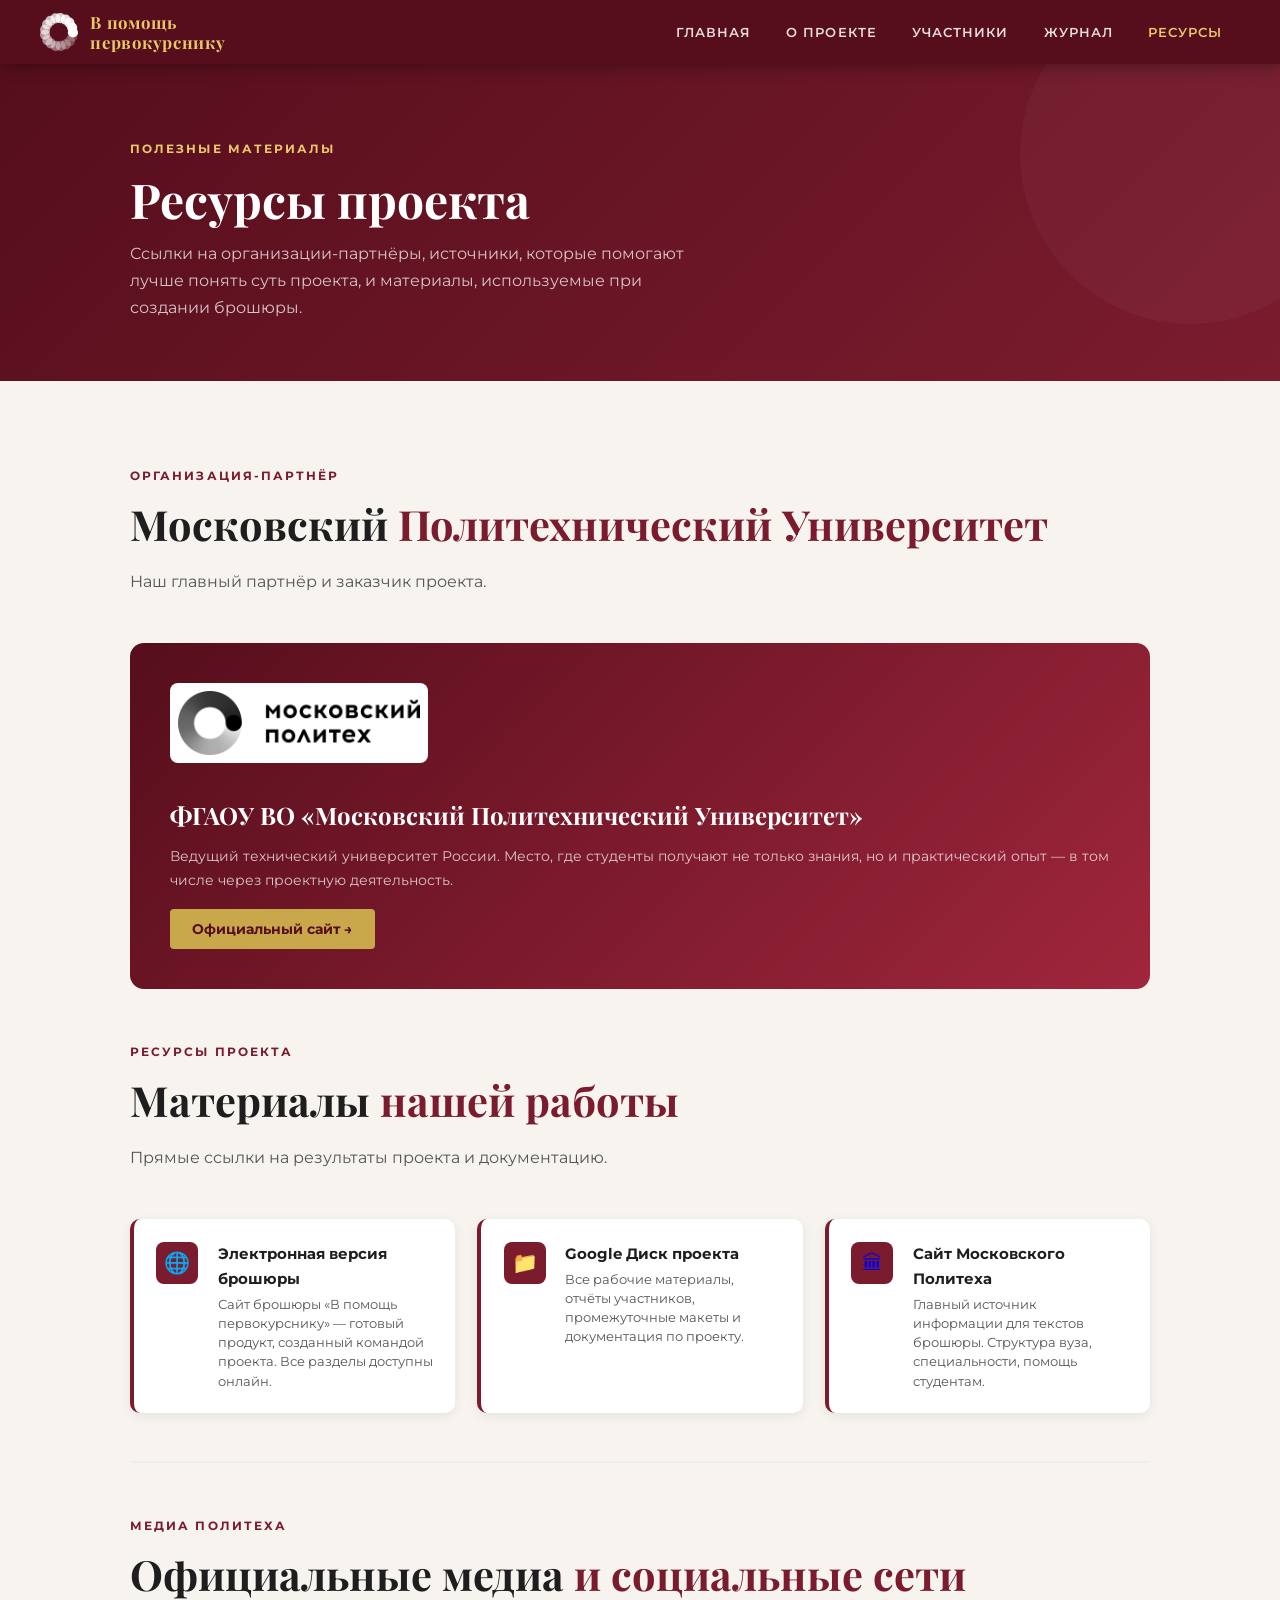
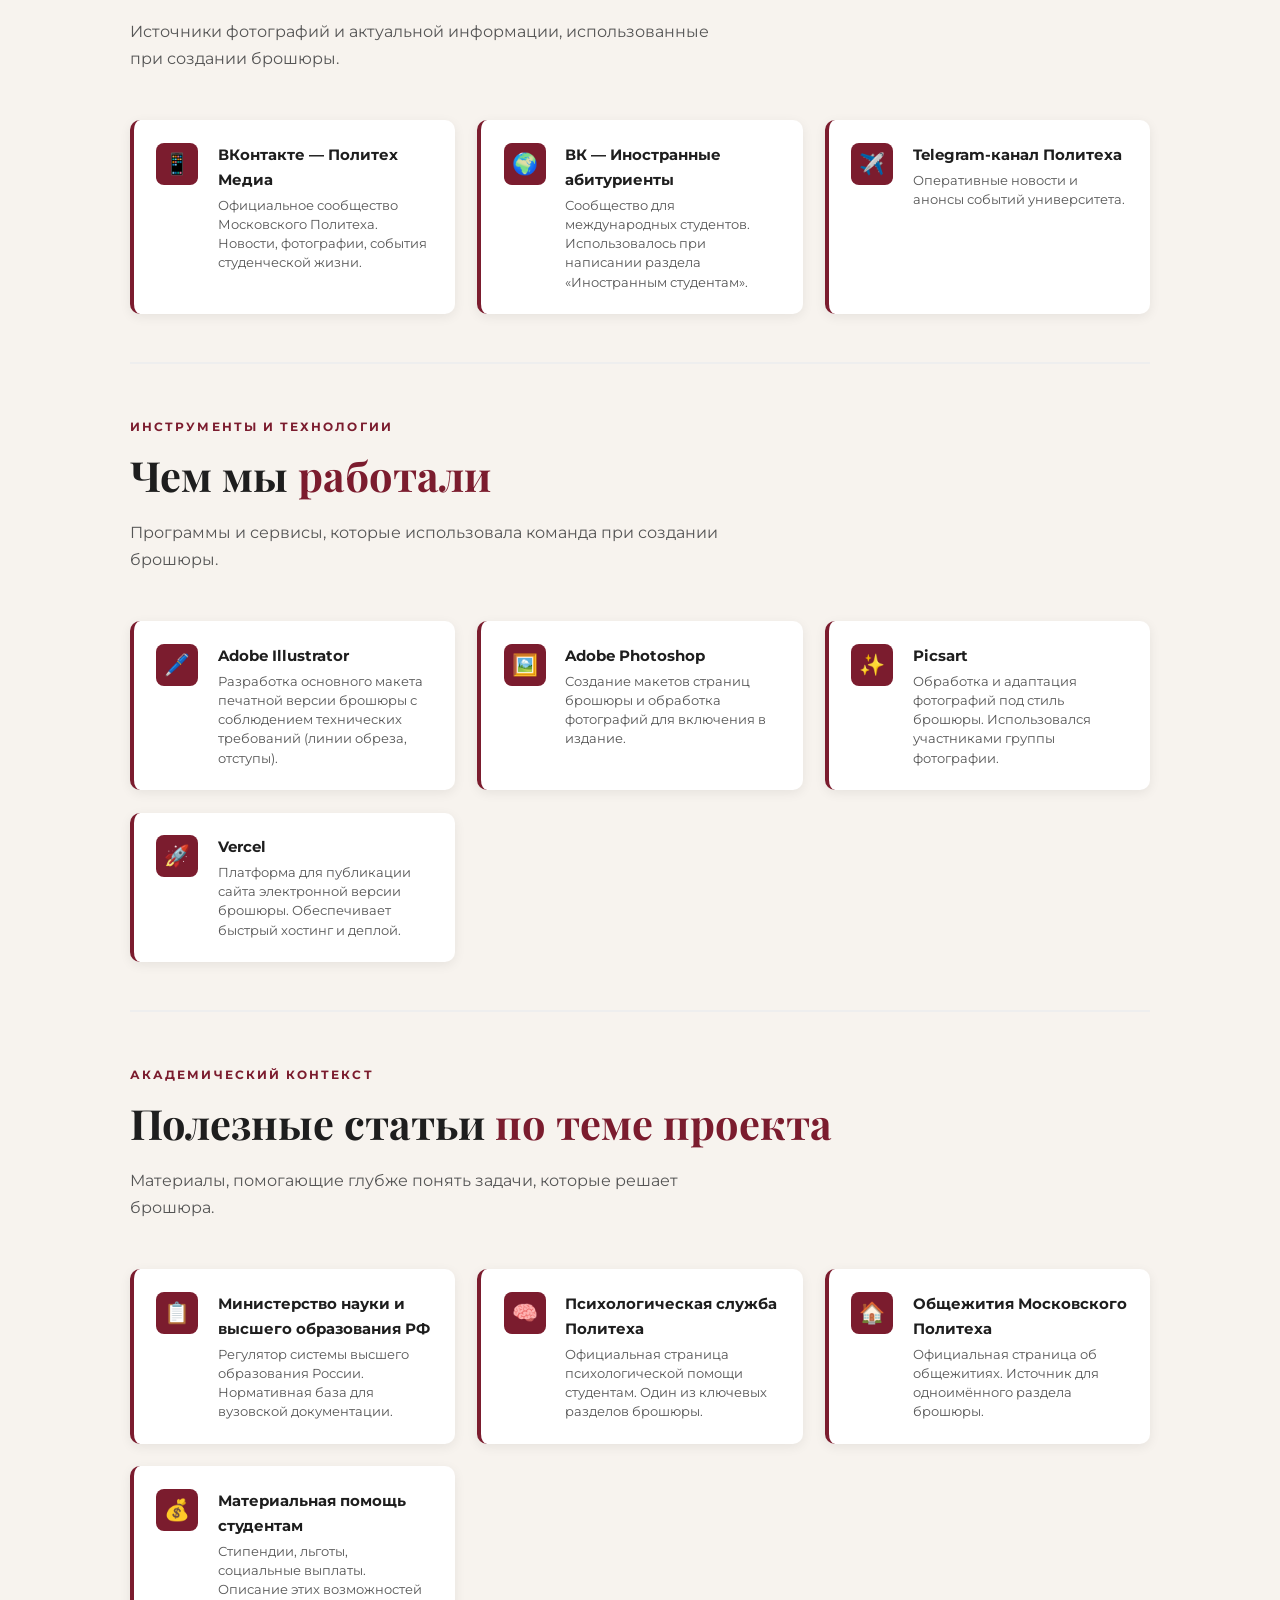
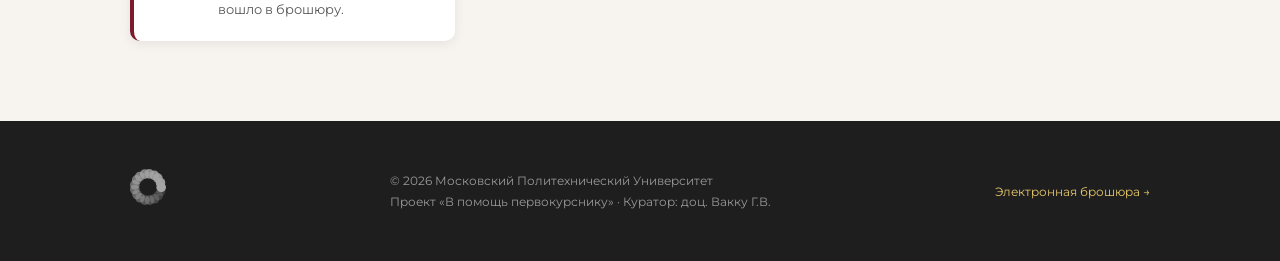
<file: site/resources.html>
<!DOCTYPE html>
<html lang="ru">
<head>
  <meta charset="UTF-8" />
  <meta name="viewport" content="width=device-width, initial-scale=1.0" />
  <title>Ресурсы — В помощь первокурснику</title>
  <link rel="stylesheet" href="assets/style.css" />
</head>
<body>

<nav>
  <a class="nav-logo" href="index.html">
    <img src="assets/logotip_bez_teksta.svg" alt="Московский Политех" />
    <span>В помощь<br>первокурснику</span>
  </a>
  <ul class="nav-links">
    <li><a href="index.html">Главная</a></li>
    <li><a href="about.html">О проекте</a></li>
    <li><a href="team.html">Участники</a></li>
    <li><a href="journal.html">Журнал</a></li>
    <li><a href="resources.html" class="active">Ресурсы</a></li>
  </ul>
</nav>

<div class="page-header">
  <div class="container">
    <div class="section-label">Полезные материалы</div>
    <h1>Ресурсы проекта</h1>
    <p>Ссылки на организации-партнёры, источники, которые помогают лучше понять суть проекта, и материалы, используемые при создании брошюры.</p>
  </div>
</div>

<section>
  <div class="container">

    <!-- PARTNER -->
    <div class="section-label">Организация-партнёр</div>
    <h2 class="section-title">Московский <span>Политехнический Университет</span></h2>
    <p class="section-sub">Наш главный партнёр и заказчик проекта.</p>

    <div style="background:linear-gradient(135deg,var(--burgundy-dark),var(--burgundy-light));border-radius:14px;padding:2.5rem;margin-bottom:3rem;display:flex;gap:2rem;align-items:center;flex-wrap:wrap;">
      <img src="assets/logotip.jpg" alt="Логотип Московского Политеха" style="height:80px;border-radius:8px;background:white;padding:8px;flex-shrink:0;" />
      <div>
        <h3 style="font-family:'Playfair Display',serif;font-size:1.5rem;color:var(--white);margin-bottom:.5rem;">ФГАОУ ВО «Московский Политехнический Университет»</h3>
        <p style="color:rgba(255,255,255,.75);font-size:.9rem;margin-bottom:1rem;">Ведущий технический университет России. Место, где студенты получают не только знания, но и практический опыт — в том числе через проектную деятельность.</p>
        <a href="https://mospolytech.ru" target="_blank" style="display:inline-block;background:var(--gold);color:var(--burgundy-dark);padding:.55rem 1.4rem;border-radius:4px;text-decoration:none;font-weight:700;font-size:.85rem;">Официальный сайт →</a>
      </div>
    </div>

    <!-- PROJECT RESOURCES -->
    <div class="section-label">Ресурсы проекта</div>
    <h2 class="section-title">Материалы <span>нашей работы</span></h2>
    <p class="section-sub">Прямые ссылки на результаты проекта и документацию.</p>

    <div class="resources-grid" style="margin-bottom:3rem;">
      <a href="https://pd-chi-khaki.vercel.app/" target="_blank" class="resource-link">
        <div class="resource-icon">🌐</div>
        <div class="resource-body">
          <div class="resource-title">Электронная версия брошюры</div>
          <div class="resource-desc">Сайт брошюры «В помощь первокурснику» — готовый продукт, созданный командой проекта. Все разделы доступны онлайн.</div>
        </div>
      </a>

      <a href="https://drive.google.com/drive/folders/1sx3L3pZ0IFbzYwhX36gxlypoPkVZzT6g" target="_blank" class="resource-link">
        <div class="resource-icon">📁</div>
        <div class="resource-body">
          <div class="resource-title">Google Диск проекта</div>
          <div class="resource-desc">Все рабочие материалы, отчёты участников, промежуточные макеты и документация по проекту.</div>
        </div>
      </a>

      <a href="https://mospolytech.ru" target="_blank" class="resource-link">
        <div class="resource-icon">🏛</div>
        <div class="resource-body">
          <div class="resource-title">Сайт Московского Политеха</div>
          <div class="resource-desc">Главный источник информации для текстов брошюры. Структура вуза, специальности, помощь студентам.</div>
        </div>
      </a>
    </div>

    <hr class="divider" style="margin-bottom:3rem;" />

    <!-- MEDIA SOURCES -->
    <div class="section-label">Медиа Политеха</div>
    <h2 class="section-title">Официальные медиа <span>и социальные сети</span></h2>
    <p class="section-sub">Источники фотографий и актуальной информации, использованные при создании брошюры.</p>

    <div class="resources-grid" style="margin-bottom:3rem;">
      <a href="https://vk.com/mospolytech" target="_blank" class="resource-link">
        <div class="resource-icon">📱</div>
        <div class="resource-body">
          <div class="resource-title">ВКонтакте — Политех Медиа</div>
          <div class="resource-desc">Официальное сообщество Московского Политеха. Новости, фотографии, события студенческой жизни.</div>
        </div>
      </a>

      <a href="https://vk.com/mospolytech_inter" target="_blank" class="resource-link">
        <div class="resource-icon">🌍</div>
        <div class="resource-body">
          <div class="resource-title">ВК — Иностранные абитуриенты</div>
          <div class="resource-desc">Сообщество для международных студентов. Использовалось при написании раздела «Иностранным студентам».</div>
        </div>
      </a>

      <a href="https://t.me/mospolytech" target="_blank" class="resource-link">
        <div class="resource-icon">✈️</div>
        <div class="resource-body">
          <div class="resource-title">Telegram-канал Политеха</div>
          <div class="resource-desc">Оперативные новости и анонсы событий университета.</div>
        </div>
      </a>
    </div>

    <hr class="divider" style="margin-bottom:3rem;" />

    <!-- DESIGN RESOURCES -->
    <div class="section-label">Инструменты и технологии</div>
    <h2 class="section-title">Чем мы <span>работали</span></h2>
    <p class="section-sub">Программы и сервисы, которые использовала команда при создании брошюры.</p>

    <div class="resources-grid" style="margin-bottom:3rem;">
      <a href="https://www.adobe.com/ru/products/illustrator.html" target="_blank" class="resource-link">
        <div class="resource-icon">🖊️</div>
        <div class="resource-body">
          <div class="resource-title">Adobe Illustrator</div>
          <div class="resource-desc">Разработка основного макета печатной версии брошюры с соблюдением технических требований (линии обреза, отступы).</div>
        </div>
      </a>

      <a href="https://www.adobe.com/ru/products/photoshop.html" target="_blank" class="resource-link">
        <div class="resource-icon">🖼️</div>
        <div class="resource-body">
          <div class="resource-title">Adobe Photoshop</div>
          <div class="resource-desc">Создание макетов страниц брошюры и обработка фотографий для включения в издание.</div>
        </div>
      </a>

      <a href="https://picsart.com" target="_blank" class="resource-link">
        <div class="resource-icon">✨</div>
        <div class="resource-body">
          <div class="resource-title">Picsart</div>
          <div class="resource-desc">Обработка и адаптация фотографий под стиль брошюры. Использовался участниками группы фотографии.</div>
        </div>
      </a>

      <a href="https://vercel.com" target="_blank" class="resource-link">
        <div class="resource-icon">🚀</div>
        <div class="resource-body">
          <div class="resource-title">Vercel</div>
          <div class="resource-desc">Платформа для публикации сайта электронной версии брошюры. Обеспечивает быстрый хостинг и деплой.</div>
        </div>
      </a>
    </div>

    <hr class="divider" style="margin-bottom:3rem;" />

    <!-- ACADEMIC CONTEXT -->
    <div class="section-label">Академический контекст</div>
    <h2 class="section-title">Полезные статьи <span>по теме проекта</span></h2>
    <p class="section-sub">Материалы, помогающие глубже понять задачи, которые решает брошюра.</p>

    <div class="resources-grid">
      <a href="https://www.minobrnauki.gov.ru" target="_blank" class="resource-link">
        <div class="resource-icon">📋</div>
        <div class="resource-body">
          <div class="resource-title">Министерство науки и высшего образования РФ</div>
          <div class="resource-desc">Регулятор системы высшего образования России. Нормативная база для вузовской документации.</div>
        </div>
      </a>

      <a href="https://mospolytech.ru/studentam/sluzhba-psihologicheskoy-pomoshchi/" target="_blank" class="resource-link">
        <div class="resource-icon">🧠</div>
        <div class="resource-body">
          <div class="resource-title">Психологическая служба Политеха</div>
          <div class="resource-desc">Официальная страница психологической помощи студентам. Один из ключевых разделов брошюры.</div>
        </div>
      </a>

      <a href="https://mospolytech.ru/studentam/obshchezhitiya/" target="_blank" class="resource-link">
        <div class="resource-icon">🏠</div>
        <div class="resource-body">
          <div class="resource-title">Общежития Московского Политеха</div>
          <div class="resource-desc">Официальная страница об общежитиях. Источник для одноимённого раздела брошюры.</div>
        </div>
      </a>

      <a href="https://mospolytech.ru/studentam/finansovaya-pomoshch-studentam/" target="_blank" class="resource-link">
        <div class="resource-icon">💰</div>
        <div class="resource-body">
          <div class="resource-title">Материальная помощь студентам</div>
          <div class="resource-desc">Стипендии, льготы, социальные выплаты. Описание этих возможностей вошло в брошюру.</div>
        </div>
      </a>
    </div>

  </div>
</section>

<footer>
  <div class="footer-inner">
    <div class="footer-logo">
      <img src="assets/logotip_bez_teksta.svg" alt="Московский Политех" />
    </div>
    <div class="footer-copy">
      © 2026 Московский Политехнический Университет<br>
      Проект «В помощь первокурснику» · Куратор: доц. Вакку Г.В.
    </div>
    <div style="font-size:.78rem;text-align:right;">
      <a href="https://pd-chi-khaki.vercel.app/" target="_blank" style="color:var(--gold-light);text-decoration:none;">Электронная брошюра →</a>
    </div>
  </div>
</footer>

</body>
</html>
</file>
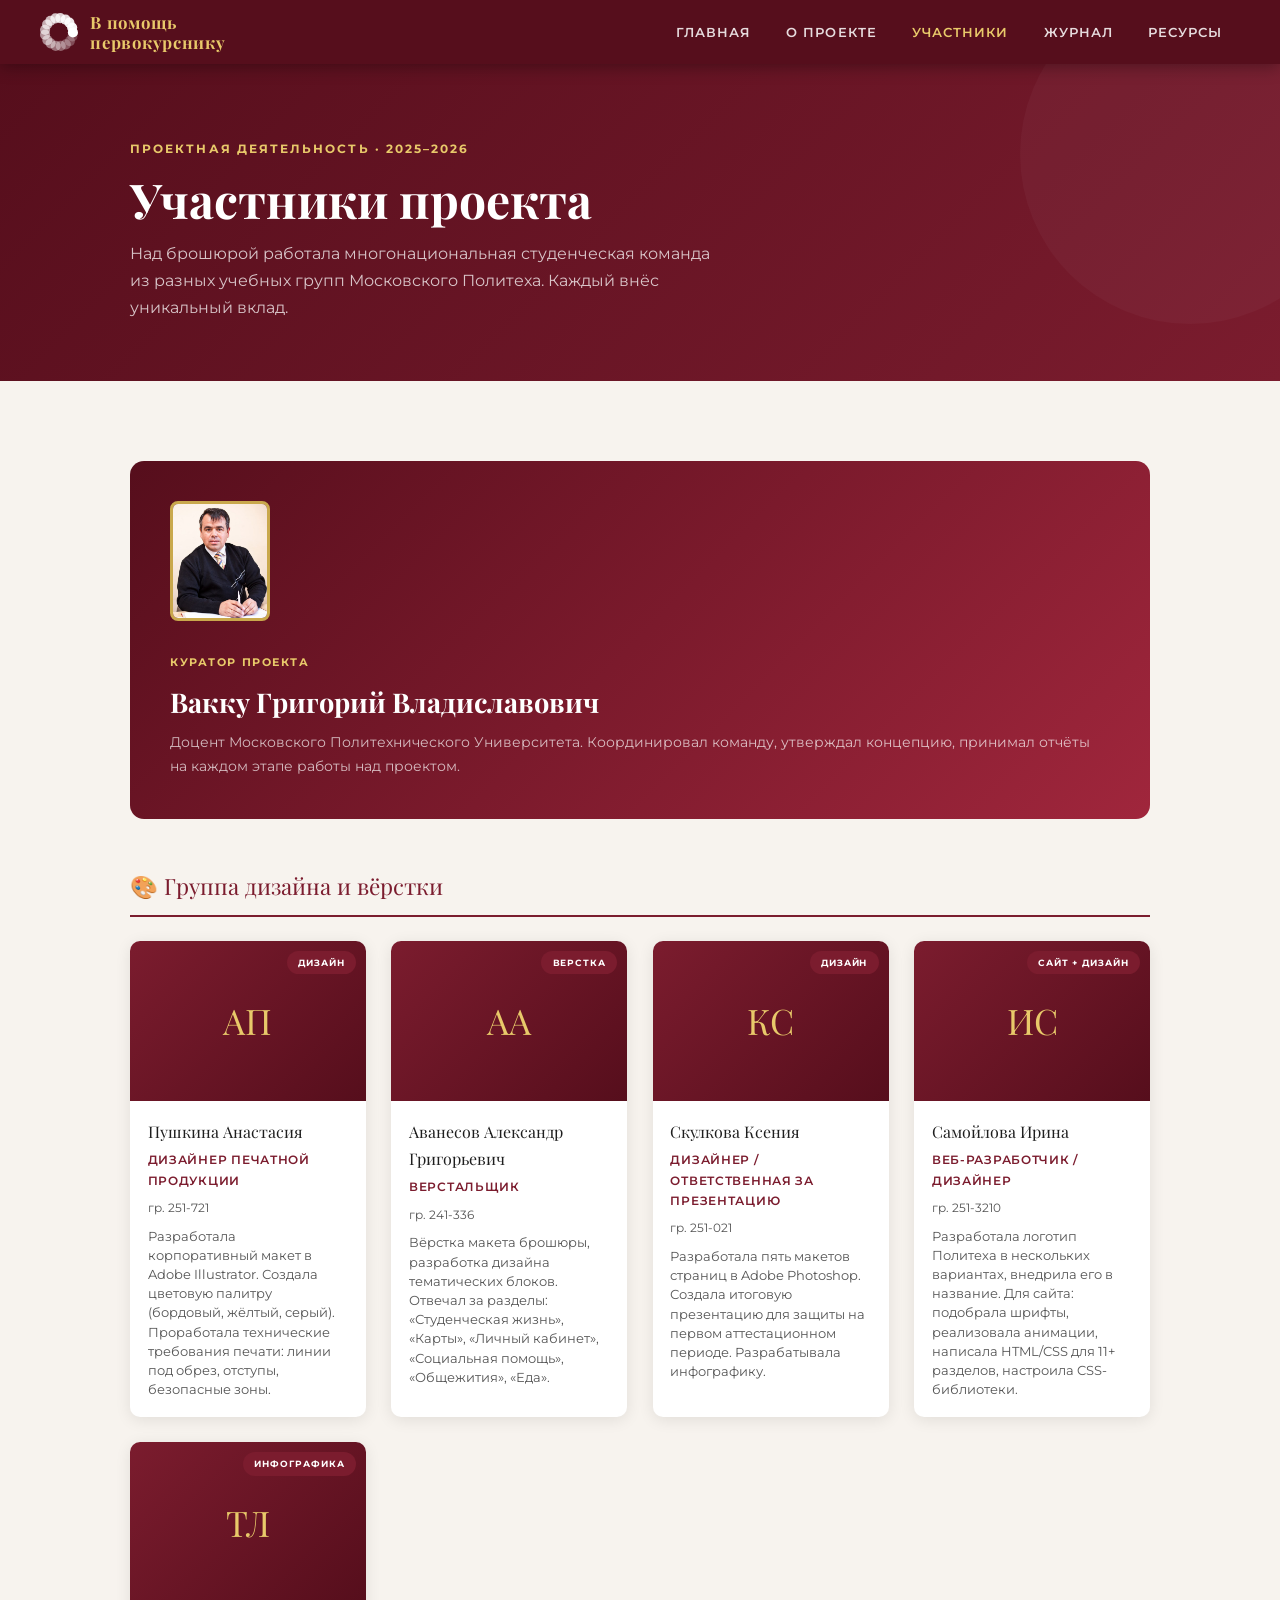
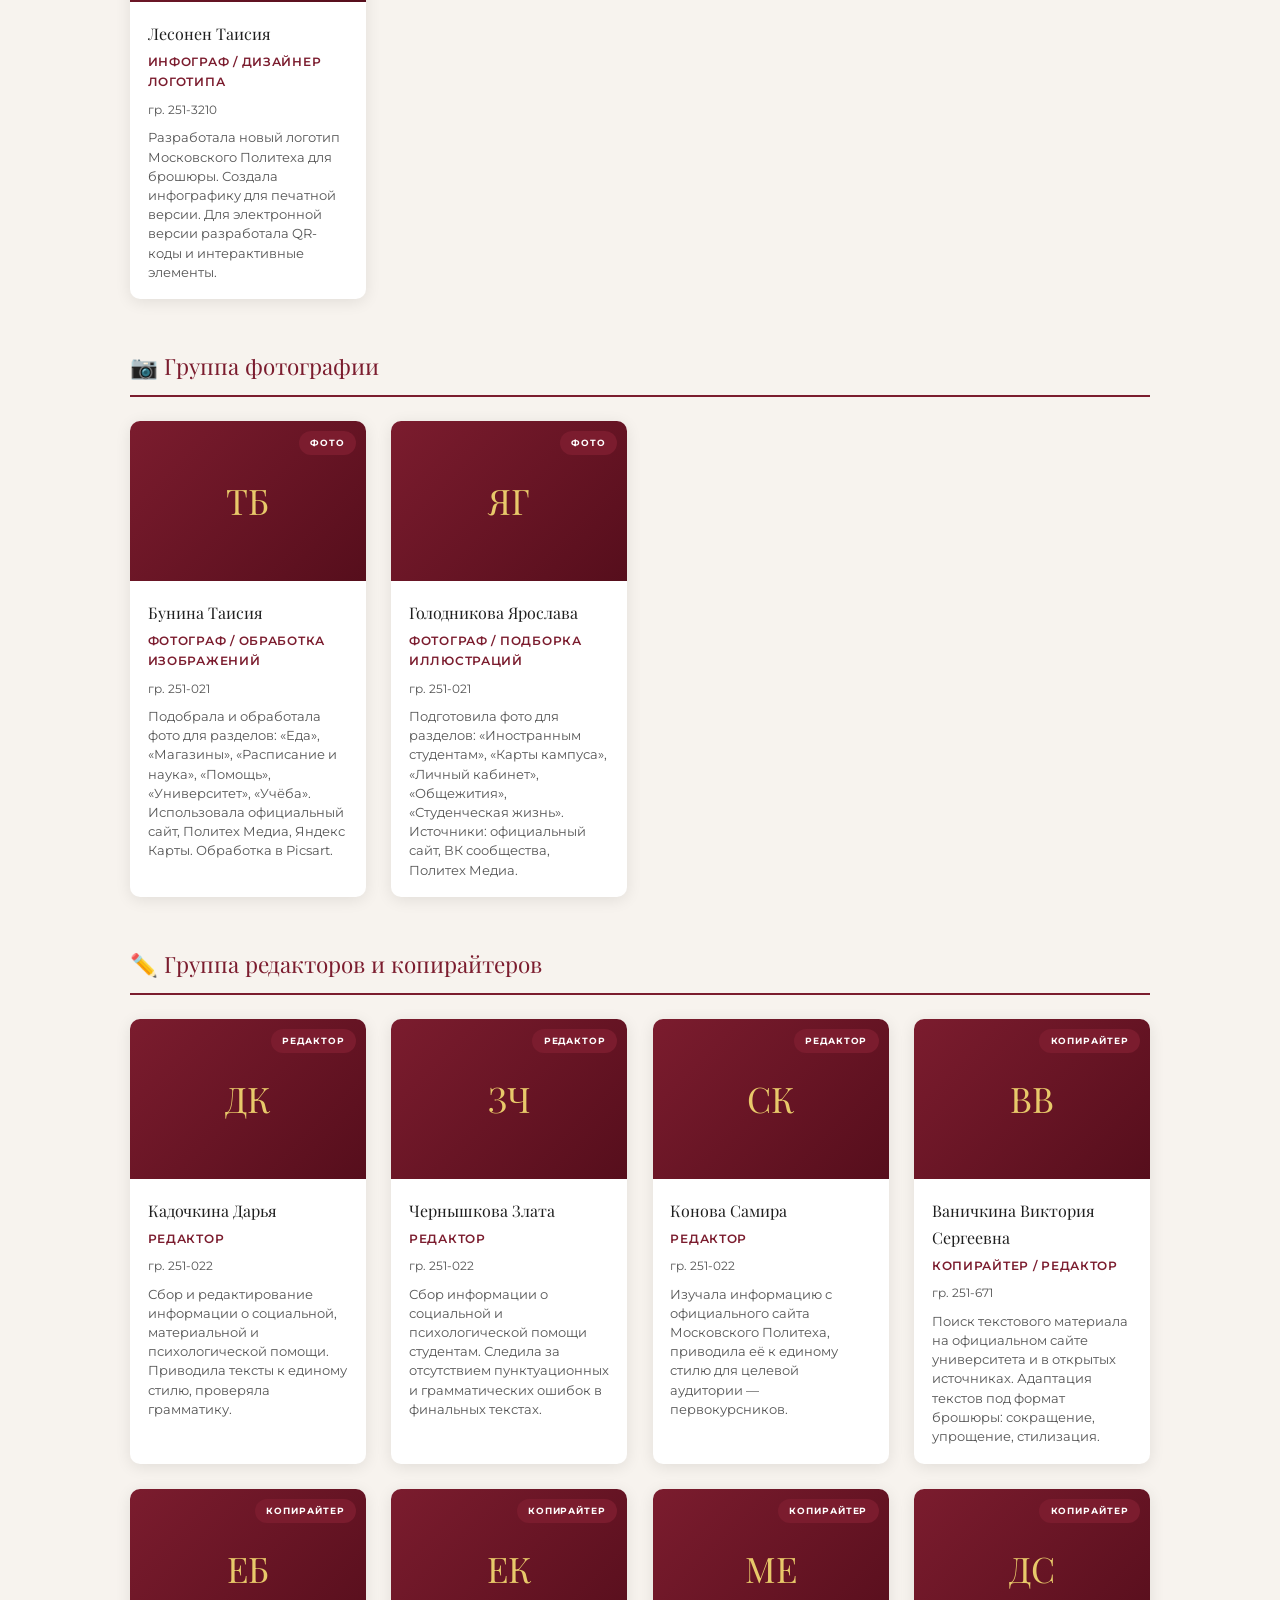
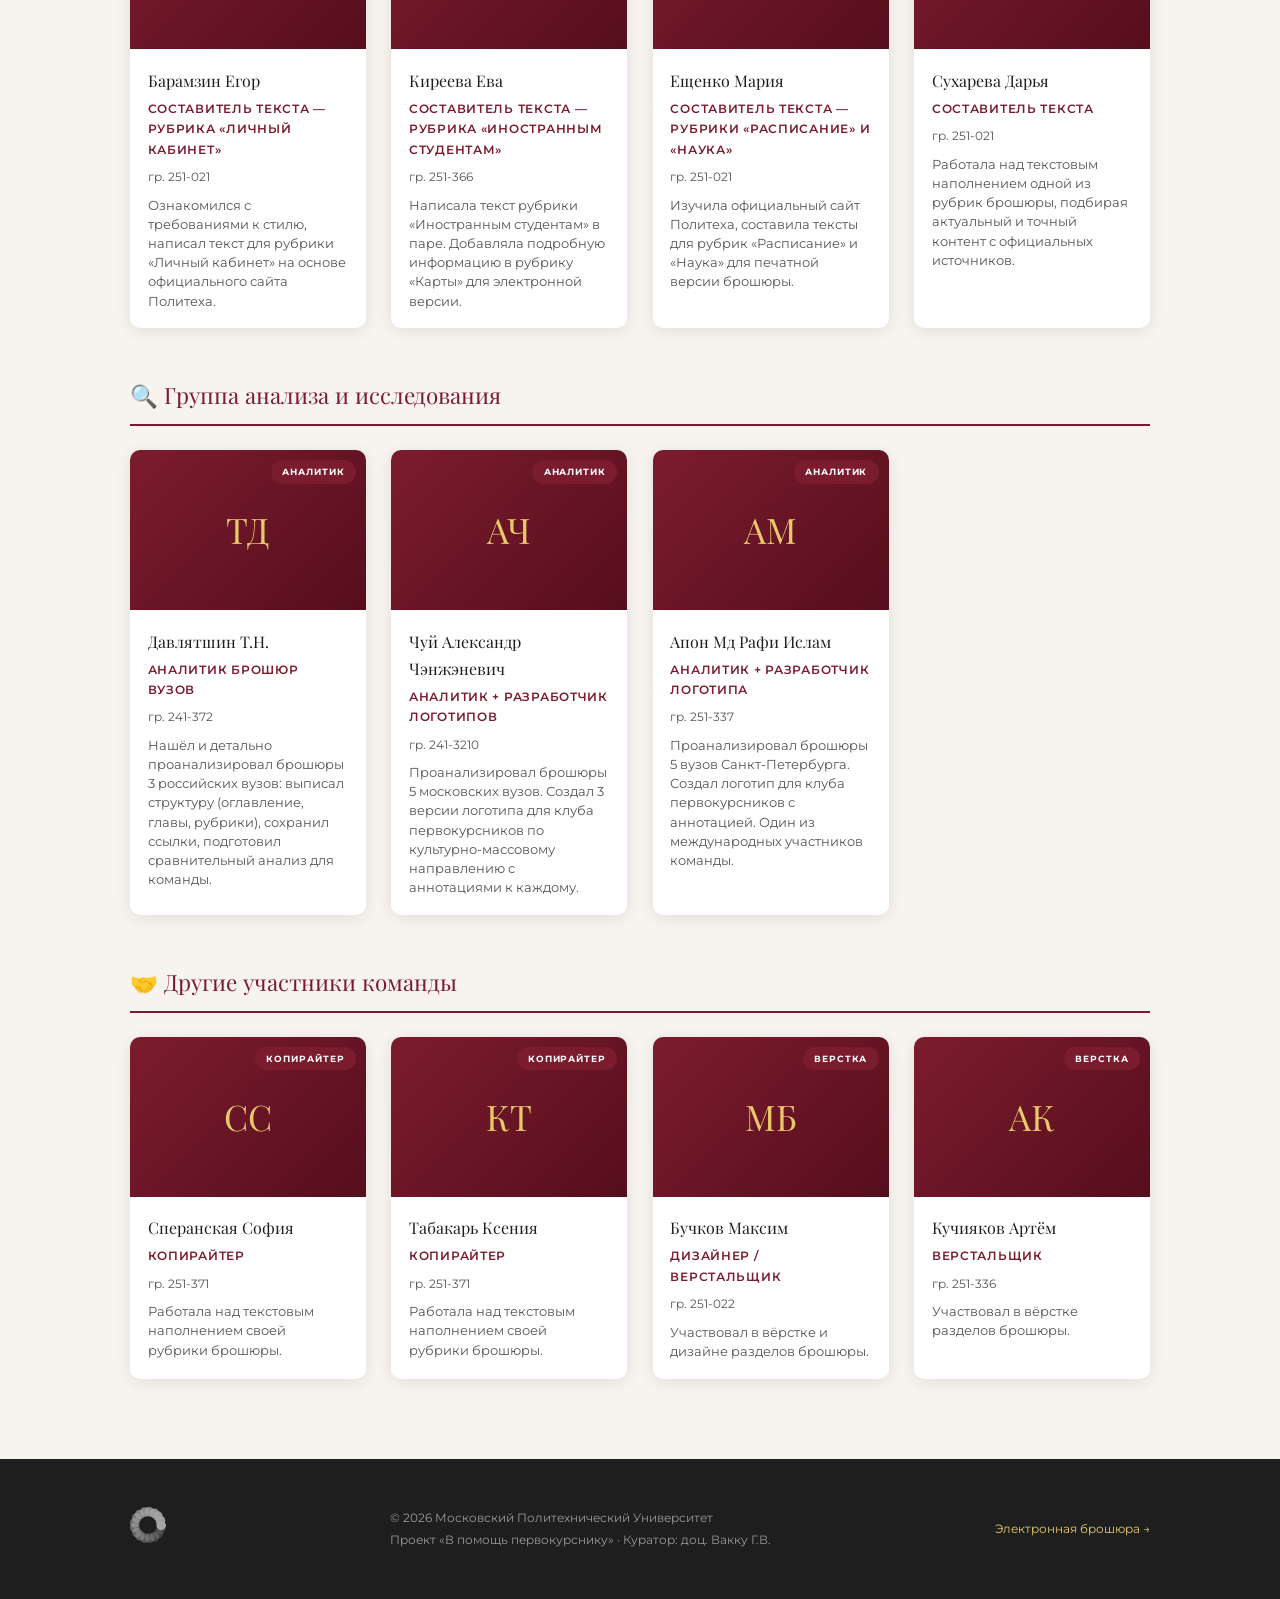
<file: site/team.html>
<!DOCTYPE html>
<html lang="ru">
<head>
  <meta charset="UTF-8" />
  <meta name="viewport" content="width=device-width, initial-scale=1.0" />
  <title>Участники — В помощь первокурснику</title>
  <link rel="stylesheet" href="assets/style.css" />
  <style>
    .team-section-title {
      font-family: 'Playfair Display', serif;
      font-size: 1.4rem;
      color: var(--burgundy);
      margin: 3rem 0 1.5rem;
      padding-bottom: .6rem;
      border-bottom: 2px solid var(--burgundy);
      display: flex;
      align-items: center;
      gap: .8rem;
    }
    .contribution-badge {
      display: inline-block;
      background: var(--burgundy);
      color: var(--white);
      font-size: .65rem;
      font-weight: 700;
      letter-spacing: .1em;
      text-transform: uppercase;
      padding: .25rem .7rem;
      border-radius: 20px;
      margin-bottom: .6rem;
    }
    .team-card { position: relative; }
    .team-card .contribution-badge {
      position: absolute;
      top: 10px;
      right: 10px;
      font-size: .58rem;
    }
  </style>
</head>
<body>

<nav>
  <a class="nav-logo" href="index.html">
    <img src="assets/logotip_bez_teksta.svg" alt="Московский Политех" />
    <span>В помощь<br>первокурснику</span>
  </a>
  <ul class="nav-links">
    <li><a href="index.html">Главная</a></li>
    <li><a href="about.html">О проекте</a></li>
    <li><a href="team.html" class="active">Участники</a></li>
    <li><a href="journal.html">Журнал</a></li>
    <li><a href="resources.html">Ресурсы</a></li>
  </ul>
</nav>

<div class="page-header">
  <div class="container">
    <div class="section-label">Проектная деятельность · 2025–2026</div>
    <h1>Участники проекта</h1>
    <p>Над брошюрой работала многонациональная студенческая команда из разных учебных групп Московского Политеха. Каждый внёс уникальный вклад.</p>
  </div>
</div>

<section>
  <div class="container">

    <!-- CURATOR -->
    <div style="background:linear-gradient(135deg,var(--burgundy-dark),var(--burgundy-light));border-radius:14px;padding:2.5rem;margin-bottom:3rem;display:flex;gap:2rem;align-items:center;flex-wrap:wrap;">
      <img src="assets/vakku.jpg" alt="Вакку" style="width:100px;height:120px;object-fit:cover;border-radius:8px;flex-shrink:0;border:3px solid var(--gold);" />
      <div>
        <div style="font-size:.7rem;font-weight:700;letter-spacing:.14em;text-transform:uppercase;color:var(--gold-light);margin-bottom:.4rem;">Куратор проекта</div>
        <h2 style="font-family:'Playfair Display',serif;font-size:1.7rem;color:var(--white);margin-bottom:.4rem;">Вакку Григорий Владиславович</h2>
        <p style="color:rgba(255,255,255,.7);font-size:.88rem;">Доцент Московского Политехнического Университета. Координировал команду, утверждал концепцию, принимал отчёты на каждом этапе работы над проектом.</p>
      </div>
    </div>

    <!-- DESIGN GROUP -->
    <div class="team-section-title">🎨 Группа дизайна и вёрстки</div>
    <div class="team-grid">

      <div class="team-card">
        <div class="team-photo">АП</div>
        <div class="team-info">
          <div class="contribution-badge">Дизайн</div>
          <div class="team-name">Пушкина Анастасия</div>
          <div class="team-role">Дизайнер печатной продукции</div>
          <div class="team-group">гр. 251-721</div>
          <div class="team-desc">Разработала корпоративный макет в Adobe Illustrator. Создала цветовую палитру (бордовый, жёлтый, серый). Проработала технические требования печати: линии под обрез, отступы, безопасные зоны.</div>
        </div>
      </div>

      <div class="team-card">
        <div class="team-photo">АА</div>
        <div class="team-info">
          <div class="contribution-badge">Верстка</div>
          <div class="team-name">Аванесов Александр Григорьевич</div>
          <div class="team-role">Верстальщик</div>
          <div class="team-group">гр. 241-336</div>
          <div class="team-desc">Вёрстка макета брошюры, разработка дизайна тематических блоков. Отвечал за разделы: «Студенческая жизнь», «Карты», «Личный кабинет», «Социальная помощь», «Общежития», «Еда».</div>
        </div>
      </div>

      <div class="team-card">
        <div class="team-photo">КС</div>
        <div class="team-info">
          <div class="contribution-badge">Дизайн</div>
          <div class="team-name">Скулкова Ксения</div>
          <div class="team-role">Дизайнер / Ответственная за презентацию</div>
          <div class="team-group">гр. 251-021</div>
          <div class="team-desc">Разработала пять макетов страниц в Adobe Photoshop. Создала итоговую презентацию для защиты на первом аттестационном периоде. Разрабатывала инфографику.</div>
        </div>
      </div>

      <div class="team-card">
        <div class="team-photo">ИС</div>
        <div class="team-info">
          <div class="contribution-badge">Сайт + Дизайн</div>
          <div class="team-name">Самойлова Ирина</div>
          <div class="team-role">Веб-разработчик / Дизайнер</div>
          <div class="team-group">гр. 251-3210</div>
          <div class="team-desc">Разработала логотип Политеха в нескольких вариантах, внедрила его в название. Для сайта: подобрала шрифты, реализовала анимации, написала HTML/CSS для 11+ разделов, настроила CSS-библиотеки.</div>
        </div>
      </div>

      <div class="team-card">
        <div class="team-photo">ТЛ</div>
        <div class="team-info">
          <div class="contribution-badge">Инфографика</div>
          <div class="team-name">Лесонен Таисия</div>
          <div class="team-role">Инфограф / Дизайнер логотипа</div>
          <div class="team-group">гр. 251-3210</div>
          <div class="team-desc">Разработала новый логотип Московского Политеха для брошюры. Создала инфографику для печатной версии. Для электронной версии разработала QR-коды и интерактивные элементы.</div>
        </div>
      </div>

    </div>

    <!-- PHOTO GROUP -->
    <div class="team-section-title">📷 Группа фотографии</div>
    <div class="team-grid">

      <div class="team-card">
        <div class="team-photo">ТБ</div>
        <div class="team-info">
          <div class="contribution-badge">Фото</div>
          <div class="team-name">Бунина Таисия</div>
          <div class="team-role">Фотограф / Обработка изображений</div>
          <div class="team-group">гр. 251-021</div>
          <div class="team-desc">Подобрала и обработала фото для разделов: «Еда», «Магазины», «Расписание и наука», «Помощь», «Университет», «Учёба». Использовала официальный сайт, Политех Медиа, Яндекс Карты. Обработка в Picsart.</div>
        </div>
      </div>

      <div class="team-card">
        <div class="team-photo">ЯГ</div>
        <div class="team-info">
          <div class="contribution-badge">Фото</div>
          <div class="team-name">Голодникова Ярослава</div>
          <div class="team-role">Фотограф / Подборка иллюстраций</div>
          <div class="team-group">гр. 251-021</div>
          <div class="team-desc">Подготовила фото для разделов: «Иностранным студентам», «Карты кампуса», «Личный кабинет», «Общежития», «Студенческая жизнь». Источники: официальный сайт, ВК сообщества, Политех Медиа.</div>
        </div>
      </div>

    </div>

    <!-- EDITORS GROUP -->
    <div class="team-section-title">✏️ Группа редакторов и копирайтеров</div>
    <div class="team-grid">

      <div class="team-card">
        <div class="team-photo">ДК</div>
        <div class="team-info">
          <div class="contribution-badge">Редактор</div>
          <div class="team-name">Кадочкина Дарья</div>
          <div class="team-role">Редактор</div>
          <div class="team-group">гр. 251-022</div>
          <div class="team-desc">Сбор и редактирование информации о социальной, материальной и психологической помощи. Приводила тексты к единому стилю, проверяла грамматику.</div>
        </div>
      </div>

      <div class="team-card">
        <div class="team-photo">ЗЧ</div>
        <div class="team-info">
          <div class="contribution-badge">Редактор</div>
          <div class="team-name">Чернышкова Злата</div>
          <div class="team-role">Редактор</div>
          <div class="team-group">гр. 251-022</div>
          <div class="team-desc">Сбор информации о социальной и психологической помощи студентам. Следила за отсутствием пунктуационных и грамматических ошибок в финальных текстах.</div>
        </div>
      </div>

      <div class="team-card">
        <div class="team-photo">СК</div>
        <div class="team-info">
          <div class="contribution-badge">Редактор</div>
          <div class="team-name">Конова Самира</div>
          <div class="team-role">Редактор</div>
          <div class="team-group">гр. 251-022</div>
          <div class="team-desc">Изучала информацию с официального сайта Московского Политеха, приводила её к единому стилю для целевой аудитории — первокурсников.</div>
        </div>
      </div>

      <div class="team-card">
        <div class="team-photo">ВВ</div>
        <div class="team-info">
          <div class="contribution-badge">Копирайтер</div>
          <div class="team-name">Ваничкина Виктория Сергеевна</div>
          <div class="team-role">Копирайтер / Редактор</div>
          <div class="team-group">гр. 251-671</div>
          <div class="team-desc">Поиск текстового материала на официальном сайте университета и в открытых источниках. Адаптация текстов под формат брошюры: сокращение, упрощение, стилизация.</div>
        </div>
      </div>

      <div class="team-card">
        <div class="team-photo">ЕБ</div>
        <div class="team-info">
          <div class="contribution-badge">Копирайтер</div>
          <div class="team-name">Барамзин Егор</div>
          <div class="team-role">Составитель текста — рубрика «Личный кабинет»</div>
          <div class="team-group">гр. 251-021</div>
          <div class="team-desc">Ознакомился с требованиями к стилю, написал текст для рубрики «Личный кабинет» на основе официального сайта Политеха.</div>
        </div>
      </div>

      <div class="team-card">
        <div class="team-photo">ЕК</div>
        <div class="team-info">
          <div class="contribution-badge">Копирайтер</div>
          <div class="team-name">Киреева Ева</div>
          <div class="team-role">Составитель текста — рубрика «Иностранным студентам»</div>
          <div class="team-group">гр. 251-366</div>
          <div class="team-desc">Написала текст рубрики «Иностранным студентам» в паре. Добавляла подробную информацию в рубрику «Карты» для электронной версии.</div>
        </div>
      </div>

      <div class="team-card">
        <div class="team-photo">МЕ</div>
        <div class="team-info">
          <div class="contribution-badge">Копирайтер</div>
          <div class="team-name">Ещенко Мария</div>
          <div class="team-role">Составитель текста — рубрики «Расписание» и «Наука»</div>
          <div class="team-group">гр. 251-021</div>
          <div class="team-desc">Изучила официальный сайт Политеха, составила тексты для рубрик «Расписание» и «Наука» для печатной версии брошюры.</div>
        </div>
      </div>

      <div class="team-card">
        <div class="team-photo">ДС</div>
        <div class="team-info">
          <div class="contribution-badge">Копирайтер</div>
          <div class="team-name">Сухарева Дарья</div>
          <div class="team-role">Составитель текста</div>
          <div class="team-group">гр. 251-021</div>
          <div class="team-desc">Работала над текстовым наполнением одной из рубрик брошюры, подбирая актуальный и точный контент с официальных источников.</div>
        </div>
      </div>

    </div>

    <!-- ANALYSIS GROUP -->
    <div class="team-section-title">🔍 Группа анализа и исследования</div>
    <div class="team-grid">

      <div class="team-card">
        <div class="team-photo">ТД</div>
        <div class="team-info">
          <div class="contribution-badge">Аналитик</div>
          <div class="team-name">Давлятшин Т.Н.</div>
          <div class="team-role">Аналитик брошюр вузов</div>
          <div class="team-group">гр. 241-372</div>
          <div class="team-desc">Нашёл и детально проанализировал брошюры 3 российских вузов: выписал структуру (оглавление, главы, рубрики), сохранил ссылки, подготовил сравнительный анализ для команды.</div>
        </div>
      </div>

      <div class="team-card">
        <div class="team-photo">АЧ</div>
        <div class="team-info">
          <div class="contribution-badge">Аналитик</div>
          <div class="team-name">Чуй Александр Чэнжэневич</div>
          <div class="team-role">Аналитик + Разработчик логотипов</div>
          <div class="team-group">гр. 241-3210</div>
          <div class="team-desc">Проанализировал брошюры 5 московских вузов. Создал 3 версии логотипа для клуба первокурсников по культурно-массовому направлению с аннотациями к каждому.</div>
        </div>
      </div>

      <div class="team-card">
        <div class="team-photo">АМ</div>
        <div class="team-info">
          <div class="contribution-badge">Аналитик</div>
          <div class="team-name">Апон Мд Рафи Ислам</div>
          <div class="team-role">Аналитик + Разработчик логотипа</div>
          <div class="team-group">гр. 251-337</div>
          <div class="team-desc">Проанализировал брошюры 5 вузов Санкт-Петербурга. Создал логотип для клуба первокурсников с аннотацией. Один из международных участников команды.</div>
        </div>
      </div>

    </div>

    <!-- REMAINING -->
    <div class="team-section-title">🤝 Другие участники команды</div>
    <div class="team-grid">

      <div class="team-card">
        <div class="team-photo">СС</div>
        <div class="team-info">
          <div class="contribution-badge">Копирайтер</div>
          <div class="team-name">Сперанская София</div>
          <div class="team-role">Копирайтер</div>
          <div class="team-group">гр. 251-371</div>
          <div class="team-desc">Работала над текстовым наполнением своей рубрики брошюры.</div>
        </div>
      </div>

      <div class="team-card">
        <div class="team-photo">КТ</div>
        <div class="team-info">
          <div class="contribution-badge">Копирайтер</div>
          <div class="team-name">Табакарь Ксения</div>
          <div class="team-role">Копирайтер</div>
          <div class="team-group">гр. 251-371</div>
          <div class="team-desc">Работала над текстовым наполнением своей рубрики брошюры.</div>
        </div>
      </div>

      <div class="team-card">
        <div class="team-photo">МБ</div>
        <div class="team-info">
          <div class="contribution-badge">Верстка</div>
          <div class="team-name">Бучков Максим</div>
          <div class="team-role">Дизайнер / Верстальщик</div>
          <div class="team-group">гр. 251-022</div>
          <div class="team-desc">Участвовал в вёрстке и дизайне разделов брошюры.</div>
        </div>
      </div>

      <div class="team-card">
        <div class="team-photo">АК</div>
        <div class="team-info">
          <div class="contribution-badge">Верстка</div>
          <div class="team-name">Кучияков Артём</div>
          <div class="team-role">Верстальщик</div>
          <div class="team-group">гр. 251-336</div>
          <div class="team-desc">Участвовал в вёрстке разделов брошюры.</div>
        </div>
      </div>

    </div>

  </div>
</section>

<footer>
  <div class="footer-inner">
    <div class="footer-logo">
      <img src="assets/logotip_bez_teksta.svg" alt="Московский Политех" />
    </div>
    <div class="footer-copy">
      © 2026 Московский Политехнический Университет<br>
      Проект «В помощь первокурснику» · Куратор: доц. Вакку Г.В.
    </div>
    <div style="font-size:.78rem;text-align:right;">
      <a href="https://pd-chi-khaki.vercel.app/" target="_blank" style="color:var(--gold-light);text-decoration:none;">Электронная брошюра →</a>
    </div>
  </div>
</footer>

</body>
</html>
</file>
<file: site/assets/style.css>
@import url('https://fonts.googleapis.com/css2?family=Playfair+Display:wght@400;700;900&family=Montserrat:wght@300;400;500;600;700&display=swap');

:root {
  --burgundy: #7B1C2E;
  --burgundy-dark: #560e1c;
  --burgundy-light: #a0263c;
  --gold: #C9A84C;
  --gold-light: #e8c96a;
  --cream: #F7F3EE;
  --charcoal: #1e1e1e;
  --mid-gray: #555;
  --light-gray: #eee;
  --white: #fff;
}

*, *::before, *::after { box-sizing: border-box; margin: 0; padding: 0; }

html { scroll-behavior: smooth; }

body {
  font-family: 'Montserrat', sans-serif;
  background: var(--cream);
  color: var(--charcoal);
  line-height: 1.7;
}

/* ── NAV ── */
nav {
  position: sticky;
  top: 0;
  z-index: 100;
  background: var(--burgundy-dark);
  display: flex;
  align-items: center;
  justify-content: space-between;
  padding: 0 2.5rem;
  height: 64px;
  box-shadow: 0 2px 16px rgba(0,0,0,.35);
}

.nav-logo {
  display: flex;
  align-items: center;
  gap: 12px;
  text-decoration: none;
}

.nav-logo img {
  height: 38px;
  filter: brightness(0) invert(1);
}

.nav-logo span {
  font-family: 'Playfair Display', serif;
  font-size: 1.05rem;
  color: var(--gold-light);
  letter-spacing: .04em;
  font-weight: 700;
  line-height: 1.2;
}

.nav-links {
  list-style: none;
  display: flex;
  gap: 0;
}

.nav-links a {
  display: block;
  padding: .4rem 1.1rem;
  color: rgba(255,255,255,.85);
  text-decoration: none;
  font-size: .82rem;
  font-weight: 600;
  letter-spacing: .08em;
  text-transform: uppercase;
  transition: color .2s, background .2s;
  border-radius: 4px;
}

.nav-links a:hover,
.nav-links a.active { color: var(--gold-light); }

/* ── HERO ── */
.hero {
  position: relative;
  min-height: 540px;
  display: flex;
  align-items: center;
  overflow: hidden;
  background: linear-gradient(135deg, var(--burgundy-dark) 0%, var(--burgundy) 55%, #3a0c15 100%);
}

.hero::before {
  content: '';
  position: absolute;
  inset: 0;
  background: url("data:image/svg+xml,%3Csvg width='60' height='60' viewBox='0 0 60 60' xmlns='http://www.w3.org/2000/svg'%3E%3Cg fill='none' fill-rule='evenodd'%3E%3Cg fill='%23ffffff' fill-opacity='0.03'%3E%3Cpath d='M36 34v-4h-2v4h-4v2h4v4h2v-4h4v-2h-4zm0-30V0h-2v4h-4v2h4v4h2V6h4V4h-4zM6 34v-4H4v4H0v2h4v4h2v-4h4v-2H6zM6 4V0H4v4H0v2h4v4h2V6h4V4H6z'/%3E%3C/g%3E%3C/g%3E%3C/svg%3E");
}

.hero-inner {
  position: relative;
  max-width: 1100px;
  margin: 0 auto;
  padding: 80px 2.5rem;
  display: grid;
  grid-template-columns: 1fr 1fr;
  gap: 3rem;
  align-items: center;
}

.hero-text h1 {
  font-family: 'Playfair Display', serif;
  font-size: clamp(2.2rem, 5vw, 3.4rem);
  color: var(--white);
  line-height: 1.15;
  margin-bottom: 1.2rem;
}

.hero-text h1 span { color: var(--gold-light); }

.hero-text p {
  color: rgba(255,255,255,.8);
  font-size: 1rem;
  margin-bottom: 2rem;
  max-width: 480px;
}

.hero-badge {
  display: inline-block;
  background: var(--gold);
  color: var(--burgundy-dark);
  font-weight: 700;
  font-size: .72rem;
  letter-spacing: .12em;
  text-transform: uppercase;
  padding: .3rem .9rem;
  border-radius: 20px;
  margin-bottom: 1rem;
}

.hero-cta {
  display: inline-block;
  background: var(--gold);
  color: var(--burgundy-dark);
  padding: .75rem 2rem;
  border-radius: 4px;
  font-weight: 700;
  text-decoration: none;
  font-size: .9rem;
  letter-spacing: .04em;
  transition: background .2s, transform .15s;
}
.hero-cta:hover { background: var(--gold-light); transform: translateY(-2px); }

.hero-visual {
  display: flex;
  justify-content: center;
  align-items: center;
}

.hero-brochure-mockup {
  width: 220px;
  height: 310px;
  background: var(--white);
  border-radius: 6px;
  box-shadow: -12px 12px 40px rgba(0,0,0,.5), 4px -4px 20px rgba(0,0,0,.3);
  position: relative;
  overflow: hidden;
  transform: rotate(-3deg);
}

.hero-brochure-mockup .cover-top {
  height: 55%;
  background: linear-gradient(135deg, var(--burgundy) 0%, var(--burgundy-dark) 100%);
  display: flex;
  flex-direction: column;
  justify-content: center;
  align-items: center;
  padding: 1rem;
}
.hero-brochure-mockup .cover-top img { width: 60px; filter: brightness(0) invert(1); }
.hero-brochure-mockup .cover-top p {
  color: var(--white);
  font-size: .6rem;
  font-weight: 700;
  text-align: center;
  margin-top: .5rem;
  line-height: 1.3;
}

.hero-brochure-mockup .cover-bottom {
  height: 45%;
  background: var(--cream);
  padding: .8rem;
}
.hero-brochure-mockup .cover-bottom .bar {
  height: 6px; border-radius: 3px; margin-bottom: 6px; background: var(--light-gray);
}
.hero-brochure-mockup .cover-bottom .bar.b1 { width: 80%; background: var(--burgundy); }
.hero-brochure-mockup .cover-bottom .bar.b2 { width: 60%; }
.hero-brochure-mockup .cover-bottom .bar.b3 { width: 70%; }

/* ── SECTIONS ── */
section { padding: 80px 0; }

.container { max-width: 1100px; margin: 0 auto; padding: 0 2.5rem; }

.section-label {
  display: inline-block;
  font-size: .72rem;
  font-weight: 700;
  letter-spacing: .18em;
  text-transform: uppercase;
  color: var(--burgundy);
  margin-bottom: .75rem;
}

.section-title {
  font-family: 'Playfair Display', serif;
  font-size: clamp(1.8rem, 4vw, 2.6rem);
  color: var(--charcoal);
  margin-bottom: 1.2rem;
  line-height: 1.2;
}

.section-title span { color: var(--burgundy); }

.section-sub {
  font-size: 1rem;
  color: var(--mid-gray);
  max-width: 600px;
  margin-bottom: 3rem;
}

/* ── CARDS ── */
.cards-grid {
  display: grid;
  grid-template-columns: repeat(auto-fit, minmax(280px, 1fr));
  gap: 1.8rem;
}

.card {
  background: var(--white);
  border-radius: 10px;
  overflow: hidden;
  box-shadow: 0 4px 24px rgba(0,0,0,.08);
  transition: transform .25s, box-shadow .25s;
}
.card:hover { transform: translateY(-5px); box-shadow: 0 12px 36px rgba(0,0,0,.14); }

.card-img {
  width: 100%;
  height: 180px;
  object-fit: cover;
  background: var(--burgundy);
}

.card-body { padding: 1.5rem; }

.card-tag {
  font-size: .68rem;
  font-weight: 700;
  letter-spacing: .12em;
  text-transform: uppercase;
  color: var(--burgundy);
  margin-bottom: .5rem;
}

.card-title {
  font-family: 'Playfair Display', serif;
  font-size: 1.2rem;
  margin-bottom: .6rem;
  color: var(--charcoal);
}

.card-text { font-size: .88rem; color: var(--mid-gray); }

/* ── DIVIDER ── */
.divider {
  border: none;
  border-top: 2px solid var(--light-gray);
  margin: 0;
}

/* ── ALT SECTION ── */
.section-alt { background: var(--burgundy-dark); }
.section-alt .section-label { color: var(--gold-light); }
.section-alt .section-title { color: var(--white); }
.section-alt .section-title span { color: var(--gold-light); }
.section-alt .section-sub { color: rgba(255,255,255,.7); }

/* ── STATS ── */
.stats-row {
  display: flex;
  gap: 2rem;
  flex-wrap: wrap;
  margin-bottom: 3rem;
}

.stat-box {
  background: rgba(255,255,255,.06);
  border: 1px solid rgba(255,255,255,.12);
  border-radius: 10px;
  padding: 1.5rem 2rem;
  min-width: 140px;
  text-align: center;
  flex: 1;
}
.stat-box .num {
  font-family: 'Playfair Display', serif;
  font-size: 2.2rem;
  color: var(--gold-light);
  display: block;
  font-weight: 900;
}
.stat-box .label {
  font-size: .78rem;
  color: rgba(255,255,255,.65);
  margin-top: .2rem;
  letter-spacing: .04em;
}

/* ── TEAM ── */
.team-grid {
  display: grid;
  grid-template-columns: repeat(auto-fill, minmax(200px, 1fr));
  gap: 1.6rem;
}

.team-card {
  background: var(--white);
  border-radius: 10px;
  overflow: hidden;
  box-shadow: 0 3px 16px rgba(0,0,0,.09);
  transition: transform .2s;
}
.team-card:hover { transform: translateY(-4px); }

.team-photo {
  width: 100%;
  height: 160px;
  object-fit: cover;
  background: linear-gradient(135deg, var(--burgundy) 0%, var(--burgundy-dark) 100%);
  display: flex;
  align-items: center;
  justify-content: center;
  font-family: 'Playfair Display', serif;
  font-size: 2.2rem;
  color: var(--gold-light);
}

.team-info { padding: 1.1rem; }
.team-name {
  font-family: 'Playfair Display', serif;
  font-size: 1rem;
  margin-bottom: .3rem;
  color: var(--charcoal);
}
.team-role {
  font-size: .75rem;
  color: var(--burgundy);
  font-weight: 600;
  text-transform: uppercase;
  letter-spacing: .06em;
  margin-bottom: .5rem;
}
.team-group {
  font-size: .72rem;
  color: var(--mid-gray);
}
.team-desc { font-size: .8rem; color: var(--mid-gray); margin-top: .5rem; line-height: 1.5; }

/* ── JOURNAL ── */
.journal-list { display: flex; flex-direction: column; gap: 2rem; }

.journal-post {
  background: var(--white);
  border-radius: 10px;
  box-shadow: 0 3px 16px rgba(0,0,0,.08);
  display: grid;
  grid-template-columns: 180px 1fr;
  overflow: hidden;
  transition: box-shadow .2s;
}
.journal-post:hover { box-shadow: 0 8px 30px rgba(0,0,0,.14); }

.journal-date-col {
  background: var(--burgundy);
  display: flex;
  flex-direction: column;
  align-items: center;
  justify-content: center;
  padding: 2rem 1.5rem;
  gap: .4rem;
}
.journal-date-col .month {
  font-size: .7rem;
  letter-spacing: .14em;
  text-transform: uppercase;
  color: var(--gold-light);
  font-weight: 700;
}
.journal-date-col .day {
  font-family: 'Playfair Display', serif;
  font-size: 3rem;
  color: var(--white);
  line-height: 1;
}
.journal-date-col .year { font-size: .8rem; color: rgba(255,255,255,.6); }

.journal-body { padding: 2rem; }
.journal-tag {
  font-size: .68rem;
  font-weight: 700;
  letter-spacing: .12em;
  text-transform: uppercase;
  color: var(--burgundy);
  margin-bottom: .5rem;
}
.journal-title {
  font-family: 'Playfair Display', serif;
  font-size: 1.3rem;
  margin-bottom: .8rem;
  color: var(--charcoal);
}
.journal-text { font-size: .9rem; color: var(--mid-gray); line-height: 1.7; }

/* ── RESOURCES ── */
.resources-grid {
  display: grid;
  grid-template-columns: repeat(auto-fill, minmax(300px, 1fr));
  gap: 1.4rem;
}

.resource-link {
  display: flex;
  align-items: flex-start;
  gap: 1.2rem;
  background: var(--white);
  padding: 1.4rem;
  border-radius: 10px;
  text-decoration: none;
  box-shadow: 0 3px 12px rgba(0,0,0,.07);
  border-left: 4px solid var(--burgundy);
  transition: transform .2s, box-shadow .2s, border-color .2s;
}
.resource-link:hover { transform: translateX(4px); box-shadow: 0 6px 20px rgba(0,0,0,.12); border-color: var(--gold); }

.resource-icon {
  width: 42px;
  height: 42px;
  border-radius: 8px;
  background: var(--burgundy);
  display: flex;
  align-items: center;
  justify-content: center;
  flex-shrink: 0;
  font-size: 1.3rem;
}

.resource-body {}
.resource-title {
  font-weight: 700;
  font-size: .92rem;
  color: var(--charcoal);
  margin-bottom: .2rem;
}
.resource-desc { font-size: .8rem; color: var(--mid-gray); line-height: 1.5; }

/* ── FOOTER ── */
footer {
  background: var(--charcoal);
  color: rgba(255,255,255,.55);
  padding: 3rem 0;
}
.footer-inner {
  max-width: 1100px;
  margin: 0 auto;
  padding: 0 2.5rem;
  display: flex;
  justify-content: space-between;
  align-items: center;
  gap: 2rem;
  flex-wrap: wrap;
}
.footer-logo img { height: 36px; filter: brightness(0) invert(1) opacity(.6); }
.footer-copy { font-size: .78rem; }

/* ── PAGE HEADER ── */
.page-header {
  background: linear-gradient(135deg, var(--burgundy-dark) 0%, var(--burgundy) 100%);
  padding: 70px 0 60px;
  position: relative;
  overflow: hidden;
}
.page-header::after {
  content: '';
  position: absolute;
  right: -80px;
  top: -80px;
  width: 340px;
  height: 340px;
  border-radius: 50%;
  background: rgba(255,255,255,.03);
}
.page-header .section-label { color: var(--gold-light); }
.page-header h1 {
  font-family: 'Playfair Display', serif;
  font-size: clamp(2rem, 5vw, 3rem);
  color: var(--white);
  line-height: 1.15;
}
.page-header p { color: rgba(255,255,255,.75); font-size: 1rem; max-width: 580px; margin-top: .8rem; }

/* ── TIMELINE ── */
.timeline { position: relative; padding-left: 2.5rem; }
.timeline::before {
  content: '';
  position: absolute;
  left: 8px;
  top: 0; bottom: 0;
  width: 2px;
  background: var(--burgundy);
  opacity: .25;
}
.timeline-item {
  position: relative;
  margin-bottom: 2.4rem;
}
.timeline-item::before {
  content: '';
  position: absolute;
  left: -2.5rem;
  top: 6px;
  width: 16px;
  height: 16px;
  border-radius: 50%;
  background: var(--burgundy);
  border: 3px solid var(--cream);
  box-shadow: 0 0 0 2px var(--burgundy);
}
.timeline-item h3 {
  font-family: 'Playfair Display', serif;
  font-size: 1.15rem;
  color: var(--charcoal);
  margin-bottom: .35rem;
}
.timeline-item .date {
  font-size: .72rem;
  font-weight: 700;
  letter-spacing: .1em;
  text-transform: uppercase;
  color: var(--burgundy);
  margin-bottom: .4rem;
}
.timeline-item p { font-size: .9rem; color: var(--mid-gray); }

/* ── TASKS LIST ── */
.tasks-list { list-style: none; }
.tasks-list li {
  padding: .9rem 0;
  border-bottom: 1px solid var(--light-gray);
  display: flex;
  gap: 1rem;
  align-items: flex-start;
  font-size: .92rem;
  color: var(--charcoal);
}
.tasks-list li::before {
  content: counter(li);
  counter-increment: li;
  flex-shrink: 0;
  width: 26px;
  height: 26px;
  background: var(--burgundy);
  color: var(--white);
  border-radius: 50%;
  font-size: .7rem;
  font-weight: 700;
  display: flex;
  align-items: center;
  justify-content: center;
}
.tasks-list { counter-reset: li; }

/* ── ABOUT PAGE GRID ── */
.about-grid {
  display: grid;
  grid-template-columns: 1fr 1fr;
  gap: 4rem;
  align-items: start;
}

.about-text p { font-size: .95rem; color: var(--mid-gray); margin-bottom: 1rem; line-height: 1.75; }

.about-visual {
  background: linear-gradient(135deg, var(--burgundy-dark) 0%, var(--burgundy-light) 100%);
  border-radius: 12px;
  padding: 2.5rem;
  color: var(--white);
}
.about-visual h3 {
  font-family: 'Playfair Display', serif;
  font-size: 1.4rem;
  margin-bottom: 1.2rem;
  color: var(--gold-light);
}

.rubrics-list {
  display: flex;
  flex-wrap: wrap;
  gap: .6rem;
}
.rubric-tag {
  background: rgba(255,255,255,.12);
  border: 1px solid rgba(255,255,255,.2);
  padding: .35rem .85rem;
  border-radius: 20px;
  font-size: .78rem;
  color: rgba(255,255,255,.9);
}

/* ── RESPONSIVE ── */
@media (max-width: 768px) {
  .hero-inner { grid-template-columns: 1fr; text-align: center; }
  .hero-visual { display: none; }
  .journal-post { grid-template-columns: 1fr; }
  .journal-date-col { flex-direction: row; padding: 1rem 1.5rem; gap: 1rem; }
  .journal-date-col .day { font-size: 1.8rem; }
  .about-grid { grid-template-columns: 1fr; }
  nav { padding: 0 1rem; }
  .nav-links a { padding: .4rem .6rem; font-size: .72rem; }
}
</file>
